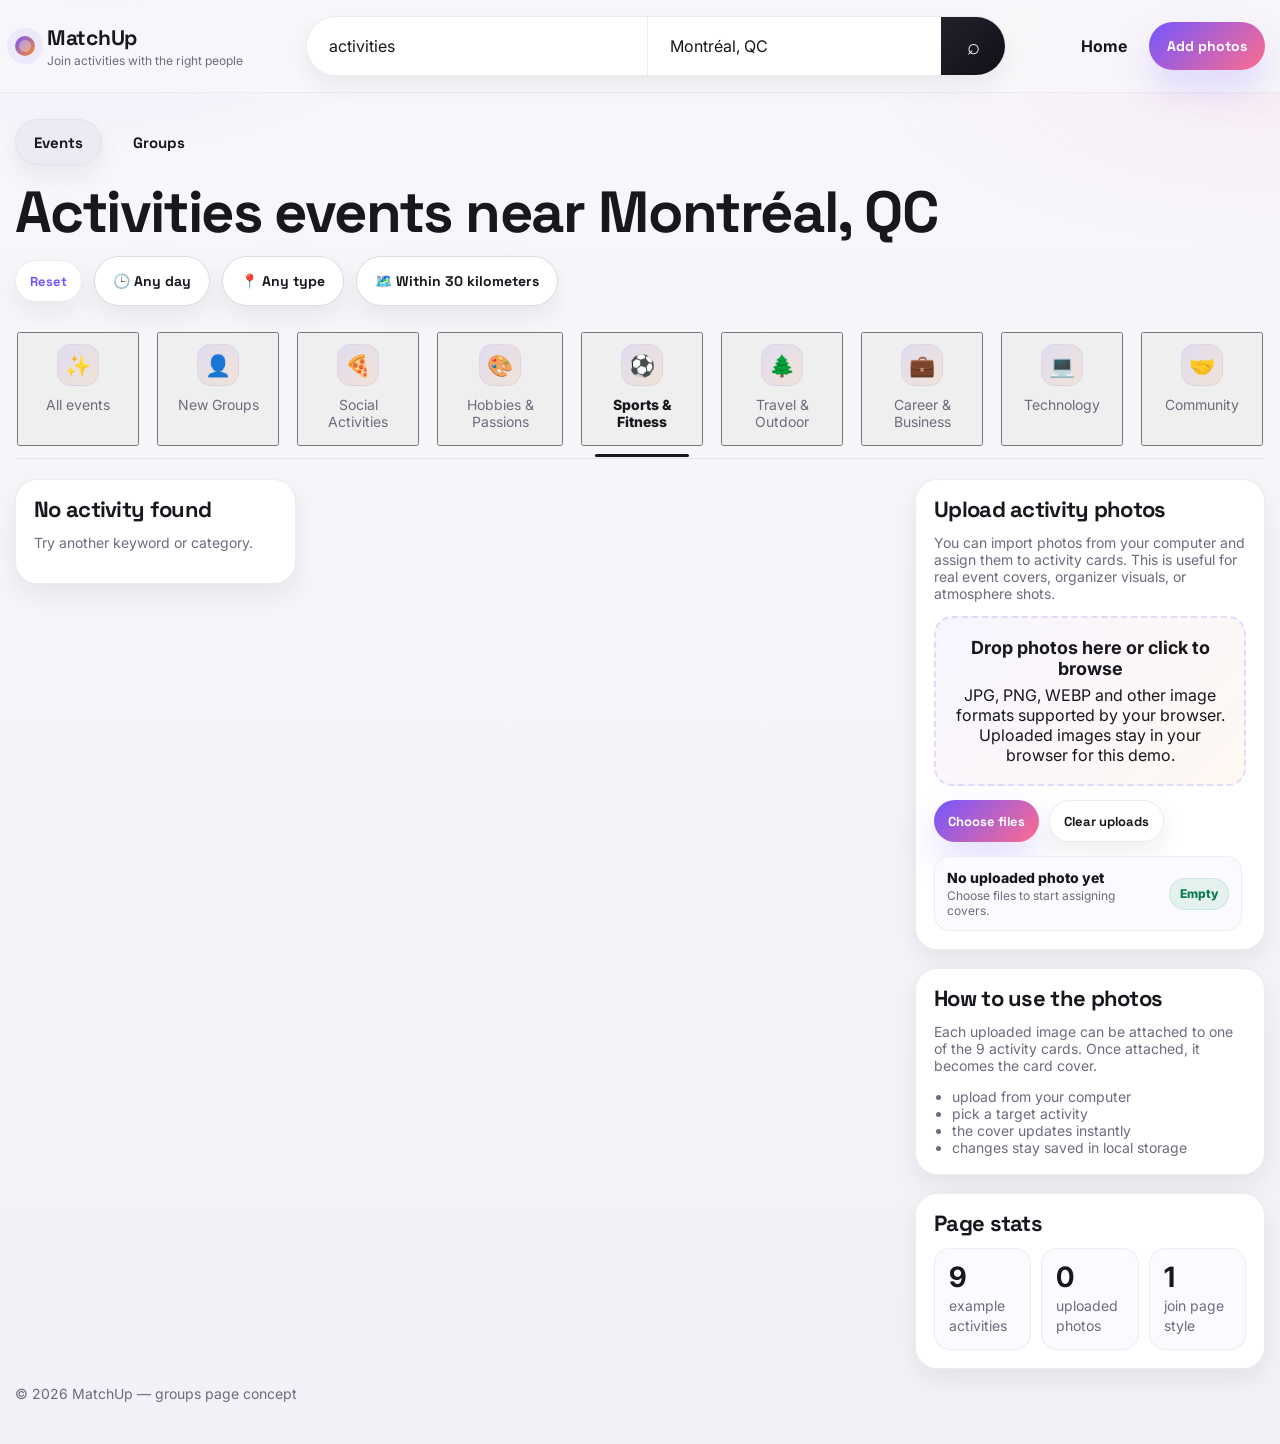
<file: groups.html>
<!doctype html>
<html lang="en-CA">
<head>
  <meta charset="utf-8" />
  <meta name="viewport" content="width=device-width, initial-scale=1" />
  <title>MatchUp — Join a group</title>
  <meta name="description" content="Discover activities, join groups, and upload your own activity photos on MatchUp." />

  <link rel="preconnect" href="https://fonts.googleapis.com">
  <link rel="preconnect" href="https://fonts.gstatic.com" crossorigin>
  <link href="https://fonts.googleapis.com/css2?family=Inter:wght@400;500;600;700;800&family=Space+Grotesk:wght@500;700;800&display=swap" rel="stylesheet">

  <script>
    document.documentElement.classList.add('js');
  </script>

  <style>
    :root{
      --bg:#f5f4f8;
      --panel:#ffffff;
      --panel-soft:#fbfafe;
      --text:#18171d;
      --muted:#6f6a7d;
      --line:rgba(24,23,29,.08);
      --line-strong:rgba(24,23,29,.14);
      --brand:#7356ff;
      --brand-2:#9b89ff;
      --brand-3:#ff6c8e;
      --warm:#ff8a2a;
      --ok:#1ea971;
      --warn:#ffb100;
      --shadow:0 22px 50px rgba(33,28,47,.10);
      --shadow-soft:0 10px 24px rgba(33,28,47,.07);
      --radius-xl:28px;
      --radius-lg:22px;
      --radius-md:18px;
      --radius-sm:14px;
      --max:1380px;
    }

    *{ box-sizing:border-box; }

    html{
      background:var(--bg);
      scroll-behavior:smooth;
    }

    body{
      margin:0;
      font-family:"Inter", system-ui, sans-serif;
      color:var(--text);
      background:
        radial-gradient(540px 260px at 8% 0%, rgba(115,86,255,.08), transparent 60%),
        radial-gradient(700px 320px at 100% 4%, rgba(255,108,142,.07), transparent 60%),
        linear-gradient(180deg, #f8f7fb 0%, #f2f1f7 100%);
      -webkit-font-smoothing:antialiased;
      text-rendering:optimizeLegibility;
      opacity:0;
      transition:opacity .24s ease;
    }

    body.loaded{ opacity:1; }
    body.leaving{ opacity:0; }

    a{ color:inherit; text-decoration:none; }
    button, input, select{ font:inherit; }
    img{ display:block; max-width:100%; }

    h1,h2,h3,
    .brand-name,
    .btn,
    .tab,
    .chip,
    .event-title,
    .price-badge,
    .status-badge,
    .filter-btn,
    .avatar,
    .upload-title{
      font-family:"Space Grotesk","Inter",system-ui,sans-serif;
    }

    .wrap{
      width:min(var(--max), calc(100% - 30px));
      margin:0 auto;
    }

    header{
      position:sticky;
      top:0;
      z-index:40;
      background:rgba(248,247,251,.86);
      backdrop-filter:blur(16px);
      border-bottom:1px solid rgba(24,23,29,.05);
    }

    .nav{
      min-height:92px;
      display:grid;
      grid-template-columns:auto 1fr auto;
      gap:18px;
      align-items:center;
    }

    .brand{
      display:flex;
      align-items:center;
      gap:12px;
    }

    .brand-mark{
      width:20px;
      height:20px;
      border-radius:999px;
      background:linear-gradient(135deg, var(--brand), var(--warm));
      box-shadow:0 0 0 8px rgba(115,86,255,.08);
      position:relative;
      flex:0 0 auto;
    }

    .brand-mark::after{
      content:"";
      position:absolute;
      inset:4px;
      border-radius:999px;
      background:rgba(255,255,255,.34);
    }

    .brand-copy{
      display:flex;
      flex-direction:column;
      gap:2px;
    }

    .brand-name{
      font-size:21px;
      font-weight:800;
      letter-spacing:-.3px;
    }

    .brand-sub{
      font-size:12px;
      color:var(--muted);
    }

    .search-shell{
      display:grid;
      grid-template-columns:1.1fr .95fr auto;
      gap:0;
      align-items:center;
      min-height:58px;
      background:var(--panel);
      border:1px solid var(--line);
      border-radius:999px;
      box-shadow:var(--shadow-soft);
      overflow:hidden;
      max-width:700px;
      justify-self:center;
      width:100%;
    }

    .top-input{
      width:100%;
      min-height:58px;
      border:none;
      background:transparent;
      padding:0 22px;
      outline:none;
      color:var(--text);
    }

    .top-input + .top-input{
      border-left:1px solid var(--line);
    }

    .search-btn{
      width:64px;
      height:58px;
      border:none;
      background:linear-gradient(135deg, #22202b, #111018);
      color:#fff;
      font-size:22px;
      cursor:pointer;
      transition:transform .2s ease, filter .2s ease;
    }

    .search-btn:hover{
      transform:translateY(-1px);
      filter:brightness(1.03);
    }

    .header-actions{
      display:flex;
      align-items:center;
      gap:10px;
    }

    .link-btn{
      color:var(--text);
      font-weight:700;
      padding:10px 12px;
      border-radius:999px;
      transition:background .18s ease;
    }

    .link-btn:hover{ background:rgba(115,86,255,.08); }

    .btn{
      display:inline-flex;
      align-items:center;
      justify-content:center;
      gap:10px;
      min-height:48px;
      padding:12px 18px;
      border-radius:999px;
      border:1px solid var(--line);
      background:#fff;
      color:var(--text);
      font-size:14px;
      font-weight:800;
      cursor:pointer;
      box-shadow:var(--shadow-soft);
      transition:transform .2s ease, box-shadow .2s ease, background .2s ease;
    }

    .btn:hover{
      transform:translateY(-2px);
      box-shadow:0 16px 34px rgba(33,28,47,.11);
    }

    .btn.primary{
      border:none;
      color:#fff;
      background:linear-gradient(135deg, var(--brand), var(--brand-3));
      box-shadow:0 18px 36px rgba(115,86,255,.20);
    }

    .btn.small{
      min-height:42px;
      padding:10px 14px;
      font-size:13px;
    }

    main{ padding:26px 0 42px; }

    .tabs{
      display:flex;
      gap:12px;
      margin-bottom:20px;
      flex-wrap:wrap;
    }

    .tab{
      min-height:46px;
      padding:10px 18px;
      border-radius:999px;
      border:1px solid transparent;
      background:transparent;
      color:var(--text);
      font-size:15px;
      font-weight:800;
      cursor:pointer;
    }

    .tab.active{
      background:#eceaf2;
      border-color:rgba(24,23,29,.04);
      box-shadow:var(--shadow-soft);
    }

    .heading-row{
      display:flex;
      justify-content:space-between;
      align-items:center;
      gap:16px;
      flex-wrap:wrap;
      margin-bottom:22px;
    }

    h1{
      margin:0;
      font-size:clamp(34px, 4.8vw, 58px);
      line-height:.95;
      letter-spacing:-1.6px;
    }

    .filter-row{
      display:flex;
      align-items:center;
      gap:12px;
      flex-wrap:wrap;
      margin-bottom:18px;
    }

    .reset-btn{
      color:var(--brand);
      font-weight:800;
      padding:10px 8px;
    }

    .filter-btn{
      display:inline-flex;
      align-items:center;
      gap:10px;
      min-height:50px;
      padding:12px 18px;
      border-radius:999px;
      background:var(--panel);
      border:1px solid var(--line-strong);
      color:var(--text);
      font-size:14px;
      font-weight:800;
      box-shadow:var(--shadow-soft);
      cursor:pointer;
    }

    .category-strip{
      display:flex;
      gap:18px;
      overflow:auto;
      padding:4px 2px 12px;
      margin-bottom:20px;
      border-bottom:1px solid rgba(24,23,29,.08);
      scrollbar-width:none;
    }

    .category-strip::-webkit-scrollbar{ display:none; }

    .category{
      min-width:122px;
      display:flex;
      flex-direction:column;
      align-items:center;
      gap:10px;
      padding:10px 8px 14px;
      color:var(--muted);
      font-size:14px;
      text-align:center;
      position:relative;
      cursor:pointer;
    }

    .category-icon{
      width:42px;
      height:42px;
      display:grid;
      place-items:center;
      border-radius:14px;
      background:linear-gradient(135deg, rgba(115,86,255,.12), rgba(255,138,42,.12));
      border:1px solid rgba(115,86,255,.08);
      font-size:21px;
    }

    .category.active{
      color:var(--text);
      font-weight:800;
    }

    .category.active::after{
      content:"";
      position:absolute;
      left:12px;
      right:12px;
      bottom:-13px;
      height:3px;
      border-radius:999px;
      background:var(--text);
    }

    .content-grid{
      display:grid;
      grid-template-columns:minmax(0, 1fr) 350px;
      gap:20px;
      align-items:start;
    }

    .cards-grid{
      display:grid;
      grid-template-columns:repeat(3, minmax(0, 1fr));
      gap:18px;
    }

    .event-card{
      overflow:hidden;
      transition:transform .22s ease, box-shadow .22s ease;
    }

    .event-card:hover{
      transform:translateY(-4px);
      box-shadow:0 22px 42px rgba(33,28,47,.11);
    }

    .event-image-wrap{
      position:relative;
      background:linear-gradient(135deg, #ece9f6, #f6f2ec);
      aspect-ratio:1 / .60;
      overflow:hidden;
    }

    .event-image{
      width:100%;
      height:100%;
      object-fit:cover;
      display:block;
    }

    .cover-placeholder{
      width:100%;
      height:100%;
      display:grid;
      place-items:center;
      color:var(--muted);
      font-size:14px;
      padding:18px;
      text-align:center;
      background:linear-gradient(135deg, rgba(115,86,255,.10), rgba(255,138,42,.10));
    }

    .cover-overlay{
      position:absolute;
      inset:0;
      background:linear-gradient(180deg, rgba(0,0,0,.04), rgba(0,0,0,.24));
      pointer-events:none;
    }

    .cover-badges{
      position:absolute;
      left:14px;
      top:14px;
      display:flex;
      flex-direction:column;
      gap:8px;
      z-index:2;
    }

    .price-badge,
    .status-badge{
      width:fit-content;
      min-height:36px;
      padding:8px 12px;
      border-radius:999px;
      background:rgba(255,255,255,.96);
      border:1px solid rgba(24,23,29,.08);
      font-size:13px;
      font-weight:800;
      box-shadow:0 10px 20px rgba(33,28,47,.08);
    }

    .status-badge.waitlist{ color:#825300; }
    .status-badge.open{ color:#0d7b50; }

    .card-body{ padding:16px 16px 18px; }

    .event-title{
      margin:0 0 10px;
      font-size:20px;
      line-height:1.15;
      letter-spacing:-.5px;
    }

    .event-meta,
    .event-host,
    .attendees-row{
      color:var(--muted);
      font-size:14px;
    }

    .event-meta{ margin-bottom:6px; }
    .event-host{ margin-bottom:12px; }

    .attendees-row{
      display:flex;
      align-items:center;
      justify-content:space-between;
      gap:10px;
      margin-bottom:14px;
      flex-wrap:wrap;
    }

    .avatars{
      display:flex;
      align-items:center;
    }

    .avatar{
      width:30px;
      height:30px;
      margin-right:-8px;
      border-radius:999px;
      display:grid;
      place-items:center;
      border:2px solid #fff;
      background:linear-gradient(135deg, var(--brand), var(--warm));
      color:#fff;
      font-size:11px;
      font-weight:800;
      box-shadow:var(--shadow-soft);
    }

    .card-actions{
      display:flex;
      gap:10px;
      flex-wrap:wrap;
    }

    .join-btn{
      flex:1 1 130px;
    }

    .upload-trigger{
      flex:1 1 130px;
    }

    .sidebar{
      position:sticky;
      top:112px;
      display:grid;
      gap:18px;
    }

    .panel{
      background:var(--panel);
      border:1px solid var(--line);
      border-radius:var(--radius-lg);
      box-shadow:var(--shadow-soft);
      padding:18px;
    }

    .panel h2,
    .panel h3{
      margin:0 0 10px;
      font-size:22px;
      line-height:1;
      letter-spacing:-.7px;
    }

    .panel p,
    .panel li,
    .panel small{
      color:var(--muted);
      font-size:14px;
    }

    .upload-title{
      margin:0 0 8px;
      font-size:22px;
      line-height:1;
      letter-spacing:-.7px;
    }

    .dropzone{
      margin-top:14px;
      min-height:170px;
      display:grid;
      place-items:center;
      text-align:center;
      padding:18px;
      border-radius:18px;
      border:2px dashed rgba(115,86,255,.18);
      background:linear-gradient(135deg, rgba(115,86,255,.06), rgba(255,138,42,.06));
      transition:transform .18s ease, border-color .18s ease, background .18s ease;
      cursor:pointer;
    }

    .dropzone.dragover{
      transform:translateY(-1px);
      border-color:rgba(115,86,255,.34);
      background:linear-gradient(135deg, rgba(115,86,255,.10), rgba(255,138,42,.10));
    }

    .dropzone strong{
      display:block;
      font-size:18px;
      margin-bottom:6px;
      color:var(--text);
    }

    .hidden-input{ display:none; }

    .mini-actions{
      display:flex;
      gap:10px;
      flex-wrap:wrap;
      margin-top:14px;
    }

    .upload-list{
      display:grid;
      gap:10px;
      margin-top:14px;
      max-height:280px;
      overflow:auto;
      padding-right:4px;
    }

    .upload-item{
      display:flex;
      justify-content:space-between;
      gap:10px;
      align-items:center;
      padding:12px 12px;
      border-radius:16px;
      background:var(--panel-soft);
      border:1px solid rgba(24,23,29,.06);
    }

    .upload-item-main{
      min-width:0;
    }

    .upload-item-name{
      font-size:14px;
      font-weight:800;
      color:var(--text);
      overflow:hidden;
      text-overflow:ellipsis;
      white-space:nowrap;
    }

    .upload-item-meta{
      font-size:12px;
      color:var(--muted);
      margin-top:2px;
    }

    .upload-tag{
      display:inline-flex;
      align-items:center;
      justify-content:center;
      min-height:32px;
      padding:7px 10px;
      border-radius:999px;
      background:rgba(30,169,113,.10);
      border:1px solid rgba(30,169,113,.14);
      color:#0d7b50;
      font-size:12px;
      font-weight:800;
      white-space:nowrap;
    }

    .stats{
      display:grid;
      grid-template-columns:repeat(3, 1fr);
      gap:10px;
      margin-top:14px;
    }

    .stats .box{
      padding:14px;
      border-radius:16px;
      background:var(--panel-soft);
      border:1px solid rgba(24,23,29,.06);
    }

    .stats strong{
      display:block;
      font-size:28px;
      line-height:1;
      margin-bottom:4px;
    }

    .checklist{
      margin:12px 0 0;
      padding-left:18px;
    }

    footer{
      padding-top:16px;
      color:var(--muted);
      font-size:14px;
    }

    @media (max-width: 1240px){
      .content-grid{
        grid-template-columns:1fr;
      }

      .sidebar{
        position:static;
      }
    }

    @media (max-width: 1080px){
      .cards-grid{
        grid-template-columns:repeat(2, minmax(0, 1fr));
      }

      .nav{
        grid-template-columns:1fr;
        justify-items:stretch;
        padding:14px 0;
      }

      .search-shell{
        max-width:none;
        justify-self:stretch;
      }

      .header-actions{
        justify-content:flex-end;
      }
    }

    @media (max-width: 760px){
      .wrap{ width:min(var(--max), calc(100% - 20px)); }

      .cards-grid,
      .stats{
        grid-template-columns:1fr;
      }

      .search-shell{
        grid-template-columns:1fr;
        border-radius:24px;
      }

      .top-input + .top-input{
        border-left:none;
        border-top:1px solid var(--line);
      }

      .search-btn{
        width:100%;
        height:54px;
      }

      .heading-row,
      .filter-row,
      .card-actions,
      .header-actions{
        align-items:stretch;
      }

      .btn,
      .filter-btn,
      .tab,
      .link-btn{
        justify-content:center;
      }
    }

    @media (prefers-reduced-motion: reduce){
      *,*::before,*::after{
        transition:none !important;
        animation:none !important;
      }
      html{ scroll-behavior:auto; }
    }
  </style>
  <link rel="stylesheet" href="css/mobile.css" />
</head>
<body>
  <header>
    <div class="wrap nav">
      <a class="brand" href="index.html" aria-label="Go to MatchUp home page">
        <div class="brand-mark"></div>
        <div class="brand-copy">
          <span class="brand-name">MatchUp</span>
          <span class="brand-sub">Join activities with the right people</span>
        </div>
      </a>

      <div class="search-shell">
        <input class="top-input" id="searchInput" type="text" placeholder="activities" value="activities" />
        <input class="top-input" id="locationInput" type="text" value="Montréal, QC" />
        <button class="search-btn" id="searchBtn" aria-label="Search">⌕</button>
      </div>

      <div class="header-actions">
        <a class="link-btn" href="index.html">Home</a>
        <a class="btn primary" href="#uploadPanel">Add photos</a>
      </div>
    </div>
  </header>

  <main class="wrap">
    <div class="tabs">
      <button class="tab active" type="button">Events</button>
      <button class="tab" type="button">Groups</button>
    </div>

    <div class="heading-row">
      <h1>Activities events near Montréal, QC</h1>
      <div class="filter-row" style="margin-bottom:0;">
        <button class="reset-btn btn small" id="resetFilters" type="button">Reset</button>
        <button class="filter-btn" type="button">🕒 Any day</button>
        <button class="filter-btn" type="button">📍 Any type</button>
        <button class="filter-btn" type="button">🗺️ Within 30 kilometers</button>
      </div>
    </div>

    <div class="category-strip">
      <button class="category" type="button" data-cat="all">
        <span class="category-icon">✨</span>
        <span>All events</span>
      </button>
      <button class="category" type="button" data-cat="new groups">
        <span class="category-icon">👤</span>
        <span>New Groups</span>
      </button>
      <button class="category" type="button" data-cat="social">
        <span class="category-icon">🍕</span>
        <span>Social Activities</span>
      </button>
      <button class="category" type="button" data-cat="hobbies">
        <span class="category-icon">🎨</span>
        <span>Hobbies &amp; Passions</span>
      </button>
      <button class="category active" type="button" data-cat="sports">
        <span class="category-icon">⚽</span>
        <span>Sports &amp; Fitness</span>
      </button>
      <button class="category" type="button" data-cat="outdoor">
        <span class="category-icon">🌲</span>
        <span>Travel &amp; Outdoor</span>
      </button>
      <button class="category" type="button" data-cat="career">
        <span class="category-icon">💼</span>
        <span>Career &amp; Business</span>
      </button>
      <button class="category" type="button" data-cat="technology">
        <span class="category-icon">💻</span>
        <span>Technology</span>
      </button>
      <button class="category" type="button" data-cat="community">
        <span class="category-icon">🤝</span>
        <span>Community</span>
      </button>
    </div>

    <div class="content-grid">
      <section>
        <div class="cards-grid" id="cardsGrid"></div>
      </section>

      <aside class="sidebar">
        <section class="panel" id="uploadPanel">
          <h2 class="upload-title">Upload activity photos</h2>
          <p>
            You can import photos from your computer and assign them to activity cards. This is useful for real event covers, organizer visuals, or atmosphere shots.
          </p>

          <div class="dropzone" id="dropzone" tabindex="0" role="button" aria-label="Drop photos here or click to browse">
            <div>
              <strong>Drop photos here or click to browse</strong>
              <span>JPG, PNG, WEBP and other image formats supported by your browser. Uploaded images stay in your browser for this demo.</span>
            </div>
          </div>

          <div class="mini-actions">
            <button class="btn primary small" id="browseBtn" type="button">Choose files</button>
            <button class="btn small" id="clearUploadsBtn" type="button">Clear uploads</button>
            <input class="hidden-input" id="fileInput" type="file" accept="image/*" multiple>
          </div>

          <div class="upload-list" id="uploadList"></div>
        </section>

        <section class="panel">
          <h3>How to use the photos</h3>
          <p>Each uploaded image can be attached to one of the 9 activity cards. Once attached, it becomes the card cover.</p>
          <ul class="checklist">
            <li>upload from your computer</li>
            <li>pick a target activity</li>
            <li>the cover updates instantly</li>
            <li>changes stay saved in local storage</li>
          </ul>
        </section>

        <section class="panel">
          <h3>Page stats</h3>
          <div class="stats">
            <div class="box">
              <strong>9</strong>
              <small>example activities</small>
            </div>
            <div class="box">
              <strong id="photoCount">0</strong>
              <small>uploaded photos</small>
            </div>
            <div class="box">
              <strong>1</strong>
              <small>join page style</small>
            </div>
          </div>
        </section>
      </aside>
    </div>

    <footer>
      © <span id="year"></span> MatchUp — groups page concept
    </footer>
  </main>

  <script>
    const EVENTS_KEY = 'matchup_groups_page_events_v1';
    const PHOTOS_KEY = 'matchup_groups_uploaded_photos_v1';
    const MAX_UPLOADS = 18;

    const defaultEvents = [
      {
        id:'pickleball-st-henri',
        price:'CA$12.00',
        status:'Waitlist',
        statusClass:'waitlist',
        title:'ST HENRI PICKLEBALL (racquet included) Sunday 4–6 PM',
        date:'Every Sun · Apr 19 · 4:00 PM GMT-4',
        host:'by MatchUp Sports Montreal · 4.7 ★',
        attendees:18,
        avatars:['AL','JM','KC'],
        category:'sports',
        emoji:'🏓'
      },
      {
        id:'badminton-sunday-2',
        price:'CA$10.00',
        status:'Open',
        statusClass:'open',
        title:'6 courts — BADMINTON — Sunday 2–4 PM',
        date:'Every Sun · Apr 19 · 2:00 PM GMT-4',
        host:'by MatchUp Sports Montreal · 4.7 ★',
        attendees:25,
        avatars:['RS','PL','VD'],
        category:'sports',
        emoji:'🏸'
      },
      {
        id:'volleyball-all-levels',
        price:'CA$10.00',
        status:'Waitlist',
        statusClass:'waitlist',
        title:'VOLLEYBALL All Levels — Sunday 4–6 PM',
        date:'Every Sun · Apr 19 · 4:00 PM GMT-4',
        host:'by MatchUp Volleyball Circle · 4.8 ★',
        attendees:22,
        avatars:['YT','MN','SA'],
        category:'sports',
        emoji:'🏐'
      },
      {
        id:'walk-talk-french',
        price:'Free',
        status:'Open',
        statusClass:'open',
        title:'Walk & Talk French — Downtown to Mount Royal',
        date:'Sat · Apr 18 · 2:30 PM GMT-4',
        host:'by MatchUp Language Walks · 4.8 ★',
        attendees:31,
        avatars:['SC','IR','AM'],
        category:'social',
        emoji:'🗣️'
      },
      {
        id:'sunset-hike-dinner',
        price:'Free',
        status:'Open',
        statusClass:'open',
        title:'Sunset Hike + Dinner Social',
        date:'Sat · Apr 18 · 4:00 PM GMT-4',
        host:'by MatchUp Social · 4.9 ★',
        attendees:16,
        avatars:['NX','EA','TH'],
        category:'outdoor',
        emoji:'🥾'
      },
      {
        id:'board-games-velora',
        price:'CA$8.00',
        status:'Open',
        statusClass:'open',
        title:'Board Games & Chill at Velora Café',
        date:'Fri · Apr 24 · 7:00 PM GMT-4',
        host:'by MatchUp Café Circle · 4.6 ★',
        attendees:14,
        avatars:['VC','ML','JO'],
        category:'hobbies',
        emoji:'🎲'
      },
      {
        id:'coding-agents',
        price:'Free',
        status:'Open',
        statusClass:'open',
        title:'Coding Agents Superpowers',
        date:'Thu · Apr 30 · 6:00 PM GMT-4',
        host:'by GenAI Montreal · 4.8 ★',
        attendees:28,
        avatars:['AI','GP','LV'],
        category:'technology',
        emoji:'💻'
      },
      {
        id:'beginner-basketball',
        price:'CA$9.00',
        status:'Open',
        statusClass:'open',
        title:'Beginner Basketball — Friendly Run',
        date:'Tue · Apr 21 · 7:30 PM GMT-4',
        host:'by MatchUp Hoops · 4.5 ★',
        attendees:20,
        avatars:['BK','DL','OU'],
        category:'sports',
        emoji:'🏀'
      },
      {
        id:'photo-walk-old-port',
        price:'Free',
        status:'Open',
        statusClass:'open',
        title:'Old Port Photo Walk for Creatives',
        date:'Sun · Apr 26 · 1:00 PM GMT-4',
        host:'by MatchUp Creators · 4.7 ★',
        attendees:12,
        avatars:['PH','LE','AN'],
        category:'community',
        emoji:'📷'
      }
    ];

    const cardsGrid = document.getElementById('cardsGrid');
    const uploadList = document.getElementById('uploadList');
    const photoCount = document.getElementById('photoCount');
    const fileInput = document.getElementById('fileInput');
    const browseBtn = document.getElementById('browseBtn');
    const clearUploadsBtn = document.getElementById('clearUploadsBtn');
    const dropzone = document.getElementById('dropzone');
    const searchInput = document.getElementById('searchInput');
    const locationInput = document.getElementById('locationInput');
    const searchBtn = document.getElementById('searchBtn');
    const resetFilters = document.getElementById('resetFilters');
    const categories = Array.from(document.querySelectorAll('.category'));

    let activeCategory = 'sports';

    function cloneDefaults(){
      return defaultEvents.map(event => ({ ...event, cover: '' }));
    }

    function loadEvents(){
      try{
        const parsed = JSON.parse(localStorage.getItem(EVENTS_KEY) || 'null');
        return Array.isArray(parsed) && parsed.length ? parsed : cloneDefaults();
      } catch {
        return cloneDefaults();
      }
    }

    function saveEvents(events){
      localStorage.setItem(EVENTS_KEY, JSON.stringify(events));
    }

    function loadPhotos(){
      try{
        const parsed = JSON.parse(localStorage.getItem(PHOTOS_KEY) || '[]');
        return Array.isArray(parsed) ? parsed : [];
      } catch {
        return [];
      }
    }

    function savePhotos(photos){
      localStorage.setItem(PHOTOS_KEY, JSON.stringify(photos));
    }

    function formatSize(bytes){
      if(bytes < 1024) return bytes + ' B';
      if(bytes < 1024 * 1024) return (bytes / 1024).toFixed(1) + ' KB';
      return (bytes / (1024 * 1024)).toFixed(2) + ' MB';
    }

    function readFileAsDataURL(file){
      return new Promise((resolve, reject) => {
        const reader = new FileReader();
        reader.onload = () => resolve(reader.result);
        reader.onerror = reject;
        reader.readAsDataURL(file);
      });
    }

    function getFilteredEvents(){
      const allEvents = loadEvents();
      const q = searchInput.value.trim().toLowerCase();
      const loc = locationInput.value.trim().toLowerCase();

      return allEvents.filter(event => {
        const matchesCategory = activeCategory === 'all' || event.category === activeCategory || (activeCategory === 'new groups' && event.attendees <= 20);
        const blob = `${event.title} ${event.host} ${event.category} montreal montréal qc`.toLowerCase();
        const matchesQuery = !q || blob.includes(q);
        const matchesLocation = !loc || 'montréal qc montreal quebec'.includes(loc) || blob.includes(loc);
        return matchesCategory && matchesQuery && matchesLocation;
      });
    }

    function renderCards(){
      const events = getFilteredEvents();
      cardsGrid.innerHTML = '';

      events.forEach(event => {
        const cover = event.cover
          ? `<img class="event-image" src="${event.cover}" alt="${escapeHtml(event.title)}">`
          : `<div class="cover-placeholder">No photo attached yet.<br>Upload one from the panel to the right.</div>`;

        const card = document.createElement('article');
        card.className = 'event-card';
        card.innerHTML = `
          <div class="event-image-wrap">
            ${cover}
            <div class="cover-overlay"></div>
            <div class="cover-badges">
              <span class="price-badge">${escapeHtml(event.price)}</span>
              <span class="status-badge ${escapeHtml(event.statusClass)}">${escapeHtml(event.status)}</span>
            </div>
          </div>
          <div class="card-body">
            <h3 class="event-title">${escapeHtml(event.title)}</h3>
            <div class="event-meta">${escapeHtml(event.date)}</div>
            <div class="event-host">${escapeHtml(event.host)}</div>
            <div class="attendees-row">
              <div class="avatars">${event.avatars.map(a => `<span class="avatar">${escapeHtml(a)}</span>`).join('')}</div>
              <strong>${event.attendees} attendees</strong>
            </div>
            <div class="card-actions">
              <button class="btn primary small join-btn" type="button">Join group</button>
              <button class="btn small upload-trigger" type="button" data-upload-target="${event.id}">Attach photo</button>
            </div>
          </div>
        `;
        cardsGrid.appendChild(card);
      });

      if(!events.length){
        const empty = document.createElement('div');
        empty.className = 'panel';
        empty.innerHTML = `<h3>No activity found</h3><p>Try another keyword or category.</p>`;
        cardsGrid.appendChild(empty);
      }
    }

    function renderUploads(){
      const photos = loadPhotos();
      const events = loadEvents();
      uploadList.innerHTML = '';
      photoCount.textContent = String(photos.length);

      if(!photos.length){
        uploadList.innerHTML = `<div class="upload-item"><div class="upload-item-main"><div class="upload-item-name">No uploaded photo yet</div><div class="upload-item-meta">Choose files to start assigning covers.</div></div><span class="upload-tag">Empty</span></div>`;
        return;
      }

      photos.forEach(photo => {
        const assignedEvent = events.find(event => event.id === photo.assignedTo);
        const wrap = document.createElement('div');
        wrap.className = 'upload-item';
        wrap.innerHTML = `
          <div class="upload-item-main">
            <div class="upload-item-name">${escapeHtml(photo.name)}</div>
            <div class="upload-item-meta">${formatSize(photo.size || 0)} · ${assignedEvent ? `Attached to ${assignedEvent.title}` : 'Not attached yet'}</div>
          </div>
          <span class="upload-tag">Ready</span>
        `;
        uploadList.appendChild(wrap);
      });
    }

    function escapeHtml(value){
      return String(value ?? '')
        .replaceAll('&', '&amp;')
        .replaceAll('<', '&lt;')
        .replaceAll('>', '&gt;')
        .replaceAll('"', '&quot;')
        .replaceAll("'", '&#039;');
    }

    async function handleFiles(fileList){
      const currentPhotos = loadPhotos();
      const imageFiles = Array.from(fileList).filter(file => file.type.startsWith('image/'));
      const remainingSlots = Math.max(0, MAX_UPLOADS - currentPhotos.length);
      const selectedFiles = imageFiles.slice(0, remainingSlots);
      if(!selectedFiles.length) return;

      const newPhotos = [];
      for(const file of selectedFiles){
        const data = await readFileAsDataURL(file);
        newPhotos.push({
          id: crypto.randomUUID ? crypto.randomUUID() : `${Date.now()}-${Math.random().toString(16).slice(2)}`,
          name: file.name,
          size: file.size,
          type: file.type,
          data,
          assignedTo: ''
        });
      }

      savePhotos([...currentPhotos, ...newPhotos]);
      renderUploads();
    }

    function attachPhotoToEvent(eventId){
      const photos = loadPhotos();
      if(!photos.length){
        alert('Upload at least one photo first.');
        return;
      }

      const options = photos.map((photo, index) => `${index + 1}. ${photo.name}`).join('\n');
      const choice = prompt(`Choose a photo number to attach to this activity:\n\n${options}`);
      if(choice === null) return;

      const index = Number(choice) - 1;
      if(!Number.isInteger(index) || index < 0 || index >= photos.length){
        alert('Invalid selection.');
        return;
      }

      const selectedPhoto = photos[index];
      const events = loadEvents();
      const updatedEvents = events.map(event => event.id === eventId ? { ...event, cover: selectedPhoto.data } : event);
      const updatedPhotos = photos.map((photo, photoIndex) => photoIndex === index ? { ...photo, assignedTo: eventId } : photo);

      saveEvents(updatedEvents);
      savePhotos(updatedPhotos);
      renderCards();
      renderUploads();
    }

    function clearAllUploads(){
      localStorage.removeItem(PHOTOS_KEY);
      const resetEvents = loadEvents().map(event => ({ ...event, cover: '' }));
      saveEvents(resetEvents);
      renderCards();
      renderUploads();
    }

    function resetPageFilters(){
      searchInput.value = 'activities';
      locationInput.value = 'Montréal, QC';
      activeCategory = 'sports';
      categories.forEach(category => {
        category.classList.toggle('active', category.dataset.cat === activeCategory);
      });
      renderCards();
    }

    browseBtn.addEventListener('click', () => fileInput.click());
    dropzone.addEventListener('click', () => fileInput.click());
    dropzone.addEventListener('keydown', (e) => {
      if(e.key === 'Enter' || e.key === ' '){
        e.preventDefault();
        fileInput.click();
      }
    });

    fileInput.addEventListener('change', async (e) => {
      await handleFiles(e.target.files);
      e.target.value = '';
    });

    ['dragenter','dragover'].forEach(evt => {
      dropzone.addEventListener(evt, (e) => {
        e.preventDefault();
        dropzone.classList.add('dragover');
      });
    });

    ['dragleave','dragend','drop'].forEach(evt => {
      dropzone.addEventListener(evt, (e) => {
        e.preventDefault();
        dropzone.classList.remove('dragover');
      });
    });

    dropzone.addEventListener('drop', async (e) => {
      await handleFiles(e.dataTransfer.files);
    });

    clearUploadsBtn.addEventListener('click', clearAllUploads);
    resetFilters.addEventListener('click', resetPageFilters);
    searchBtn.addEventListener('click', renderCards);
    searchInput.addEventListener('input', renderCards);
    locationInput.addEventListener('input', renderCards);

    categories.forEach(category => {
      category.addEventListener('click', () => {
        activeCategory = category.dataset.cat;
        categories.forEach(item => item.classList.toggle('active', item === category));
        renderCards();
      });
    });

    document.addEventListener('click', (e) => {
      const uploadBtn = e.target.closest('[data-upload-target]');
      if(uploadBtn){
        attachPhotoToEvent(uploadBtn.dataset.uploadTarget);
      }
    });

    window.addEventListener('DOMContentLoaded', () => {
      document.getElementById('year').textContent = new Date().getFullYear();
      document.body.classList.add('loaded');

      if(!localStorage.getItem(EVENTS_KEY)){
        saveEvents(cloneDefaults());
      }

      renderCards();
      renderUploads();
    });

    document.addEventListener('click', (e) => {
      const a = e.target.closest('a');
      if(!a) return;
      const href = a.getAttribute('href') || '';
      if(href.startsWith('#')) return;
      if(a.target === '_blank') return;
      if(href.startsWith('http')) return;
      if(href.startsWith('mailto:') || href.startsWith('tel:')) return;

      e.preventDefault();
      document.body.classList.add('leaving');
      setTimeout(() => { window.location.href = href; }, 220);
    });
  </script>
</body>
</html>
</file>
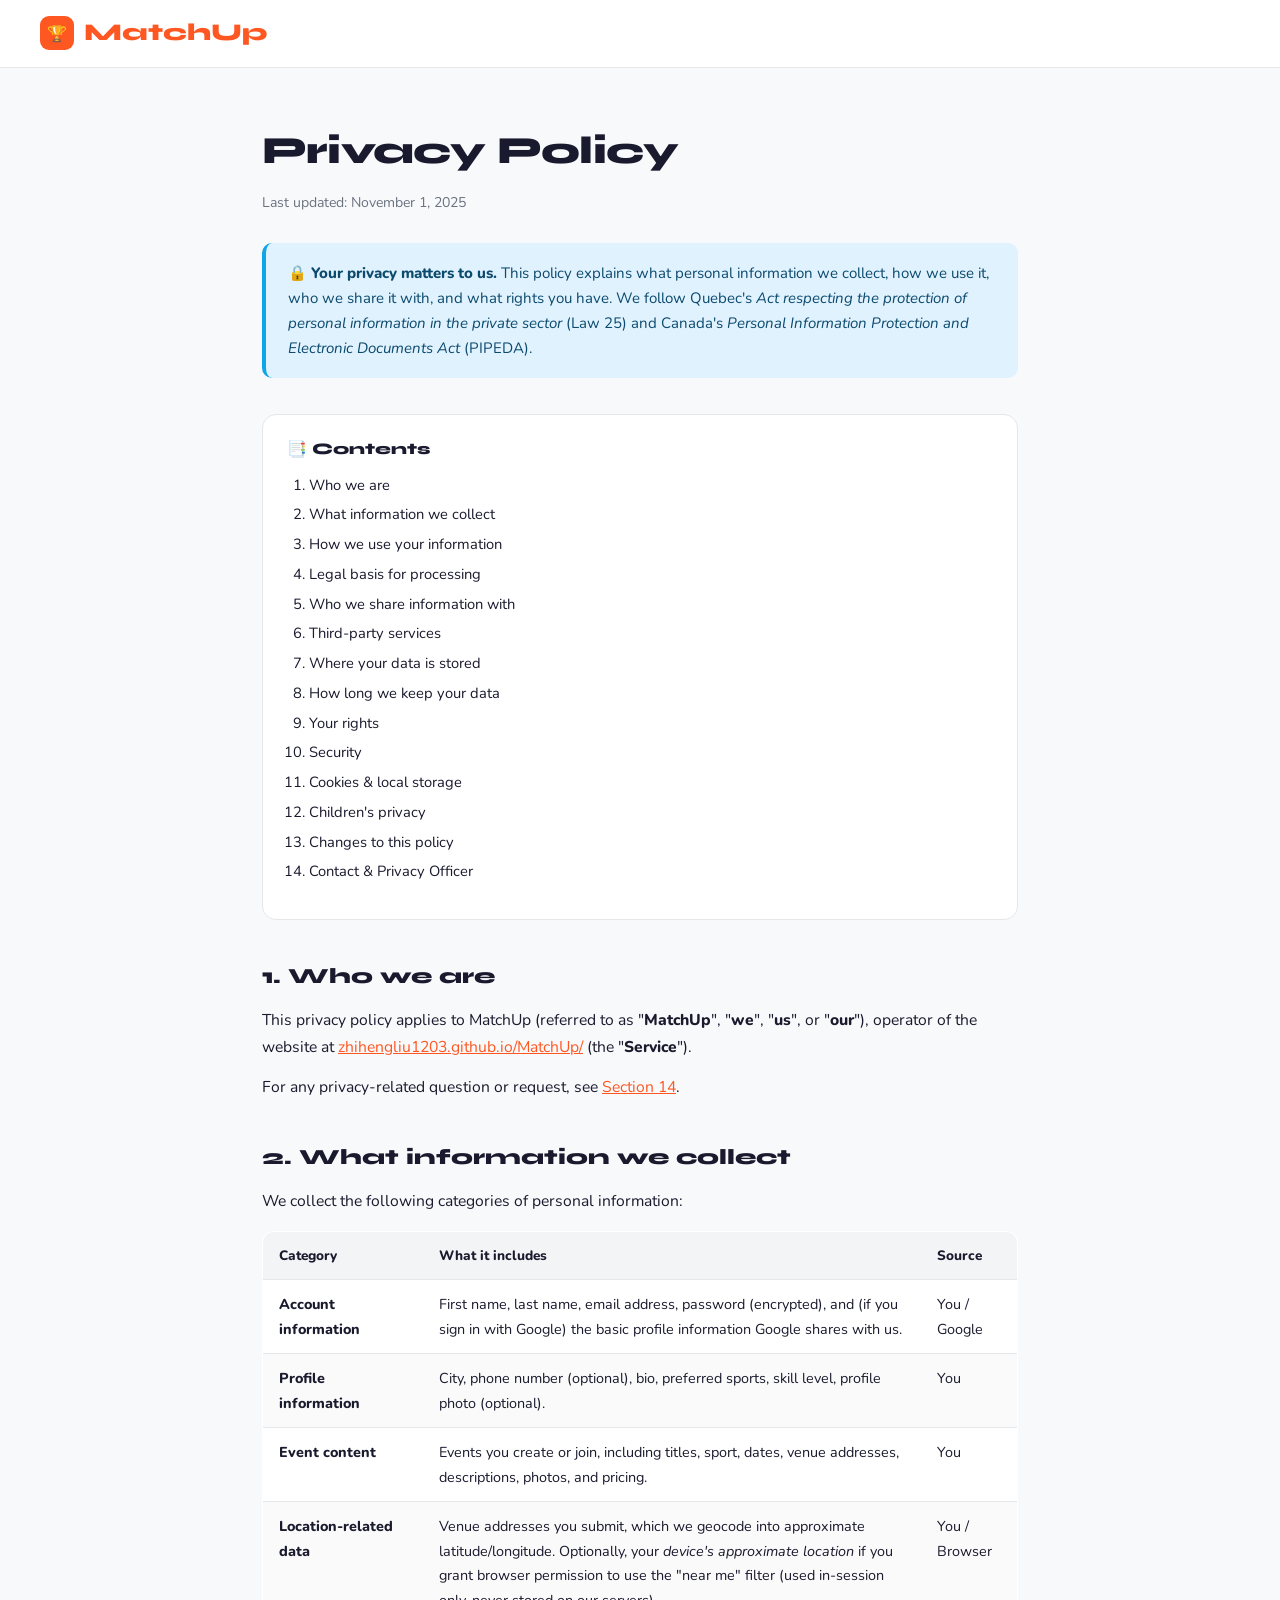
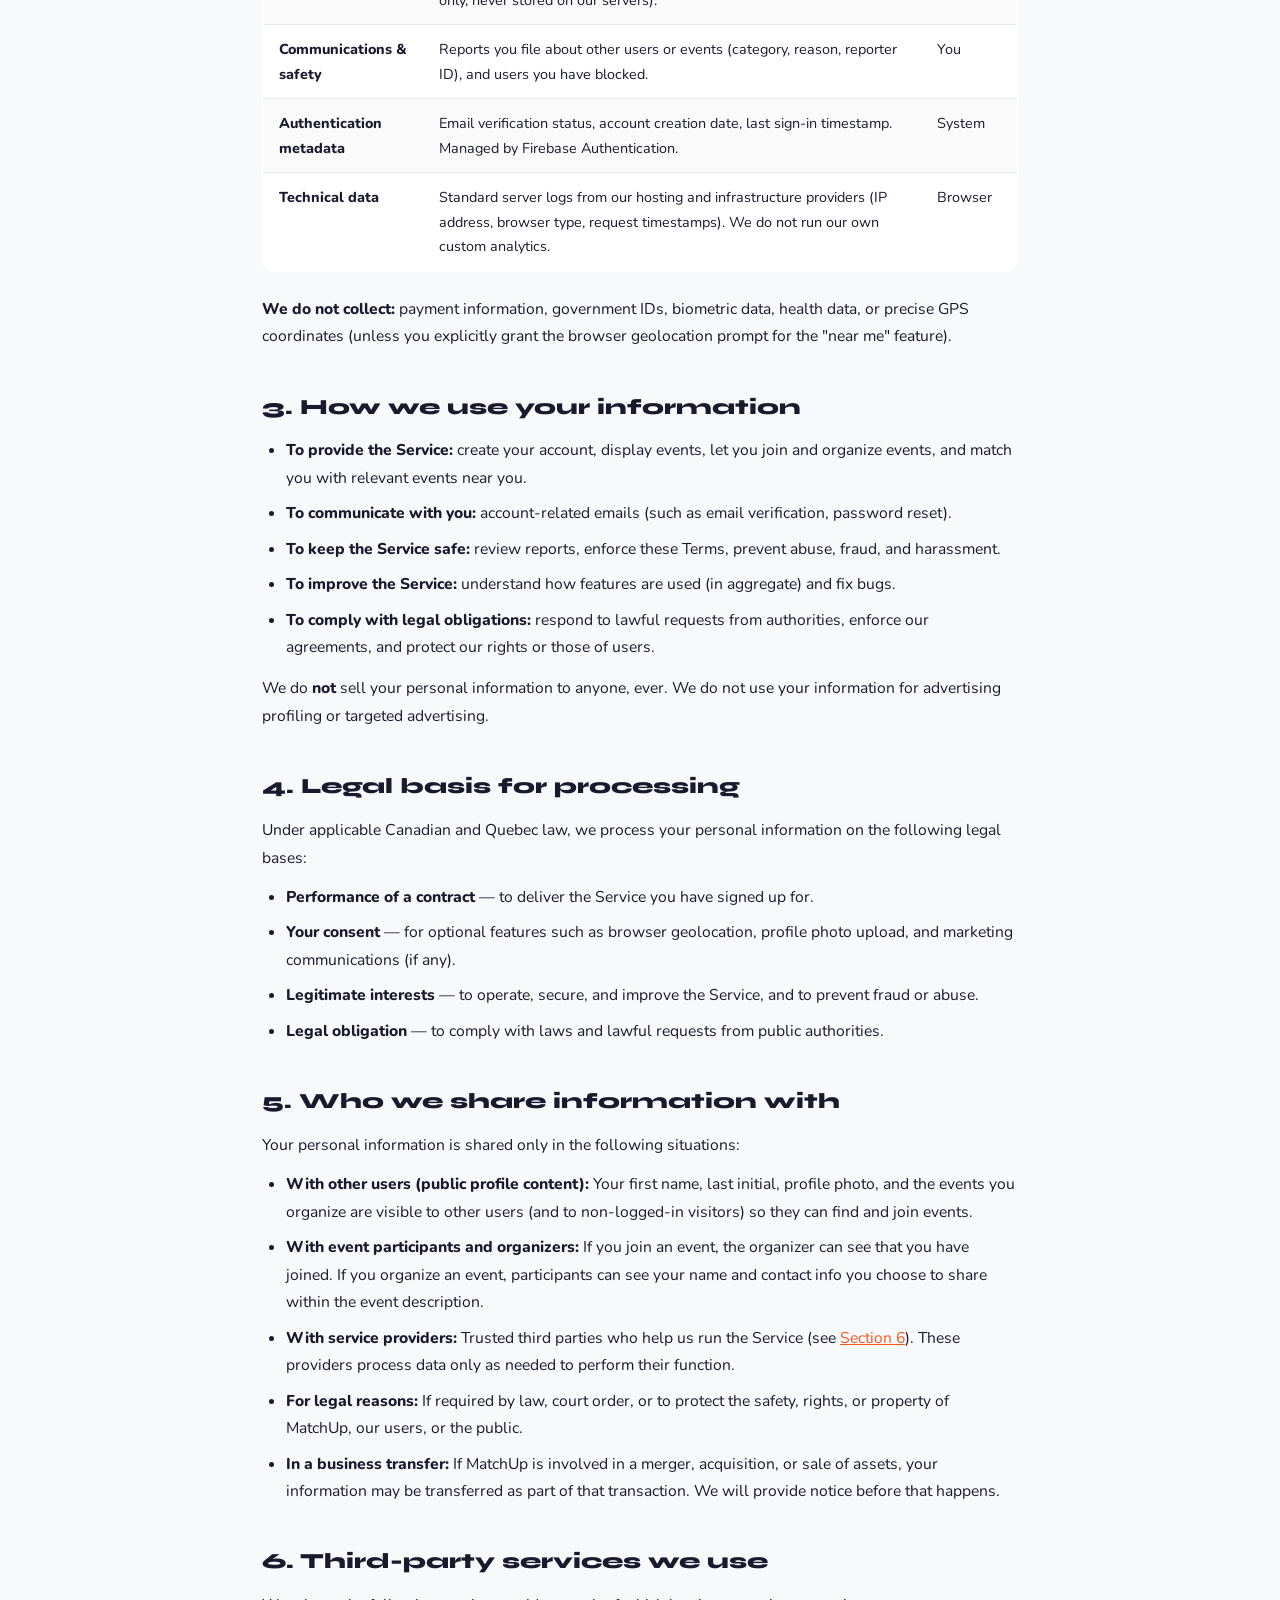
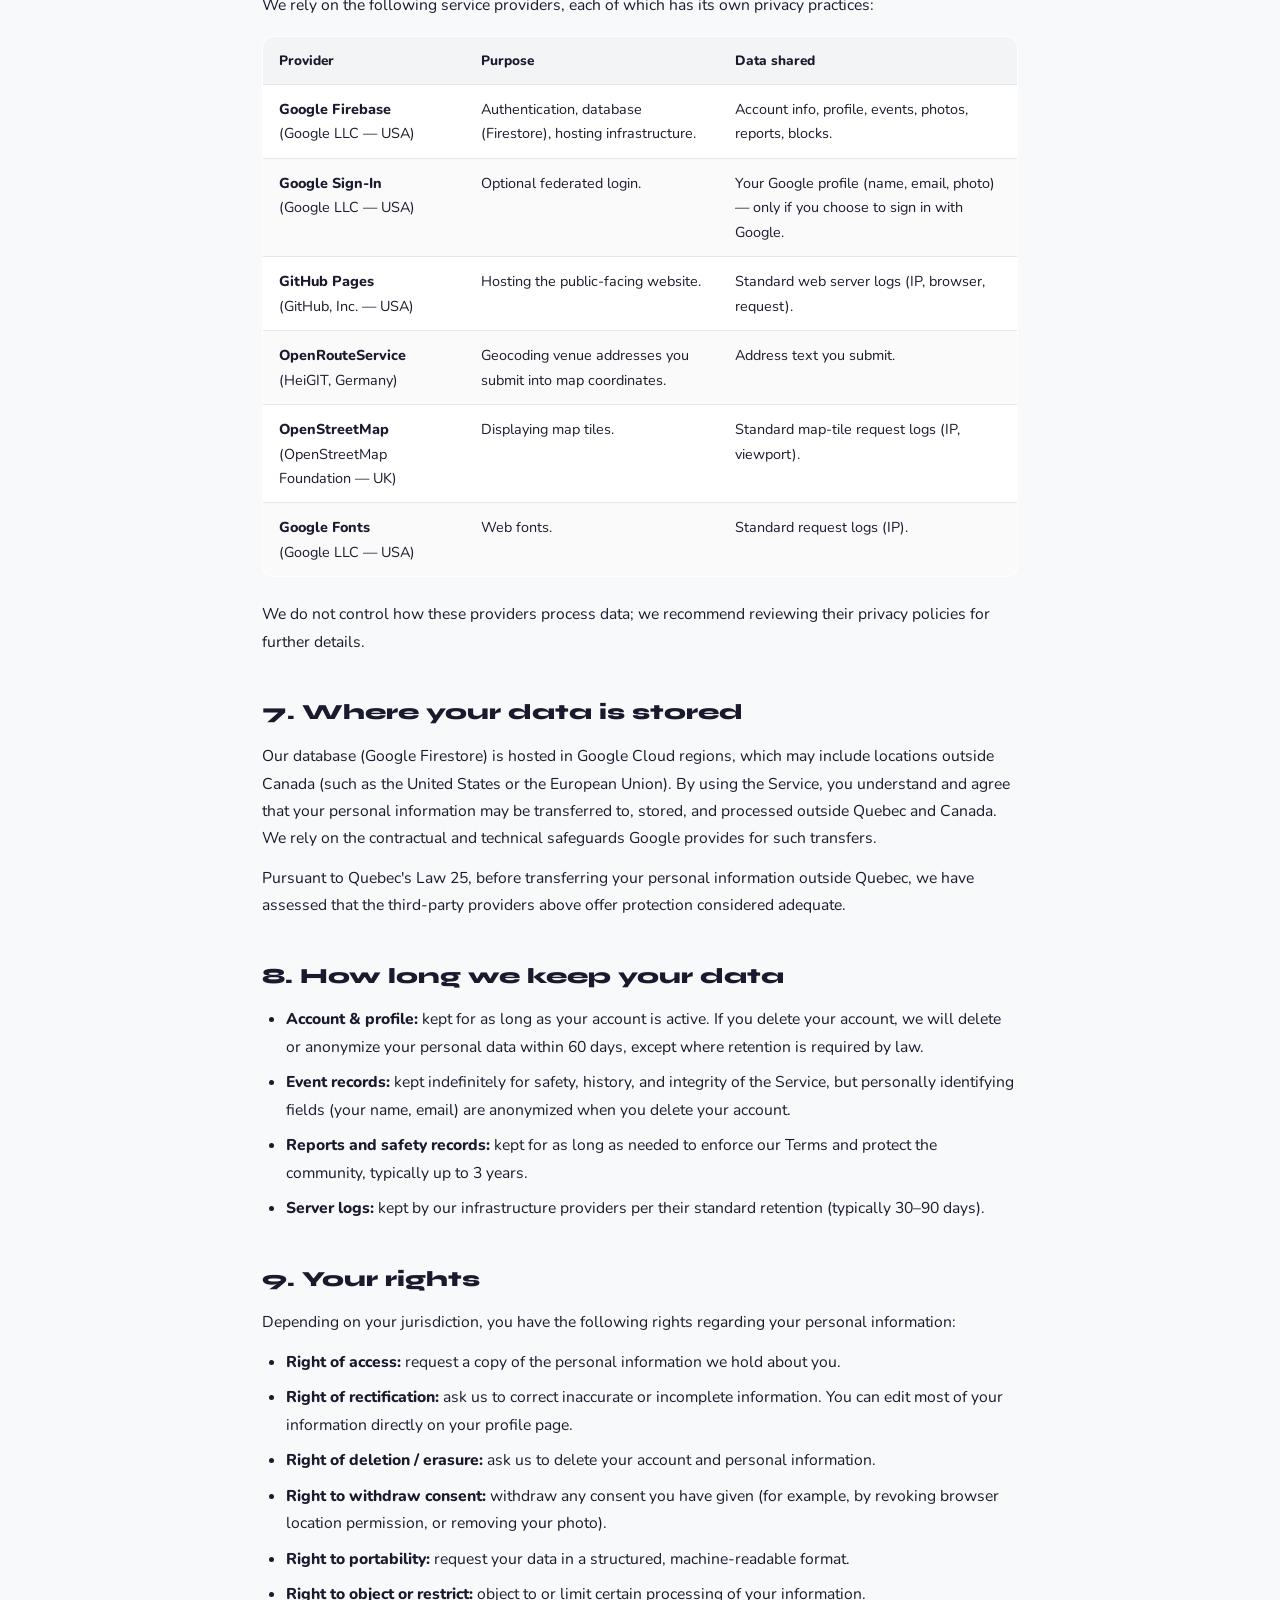
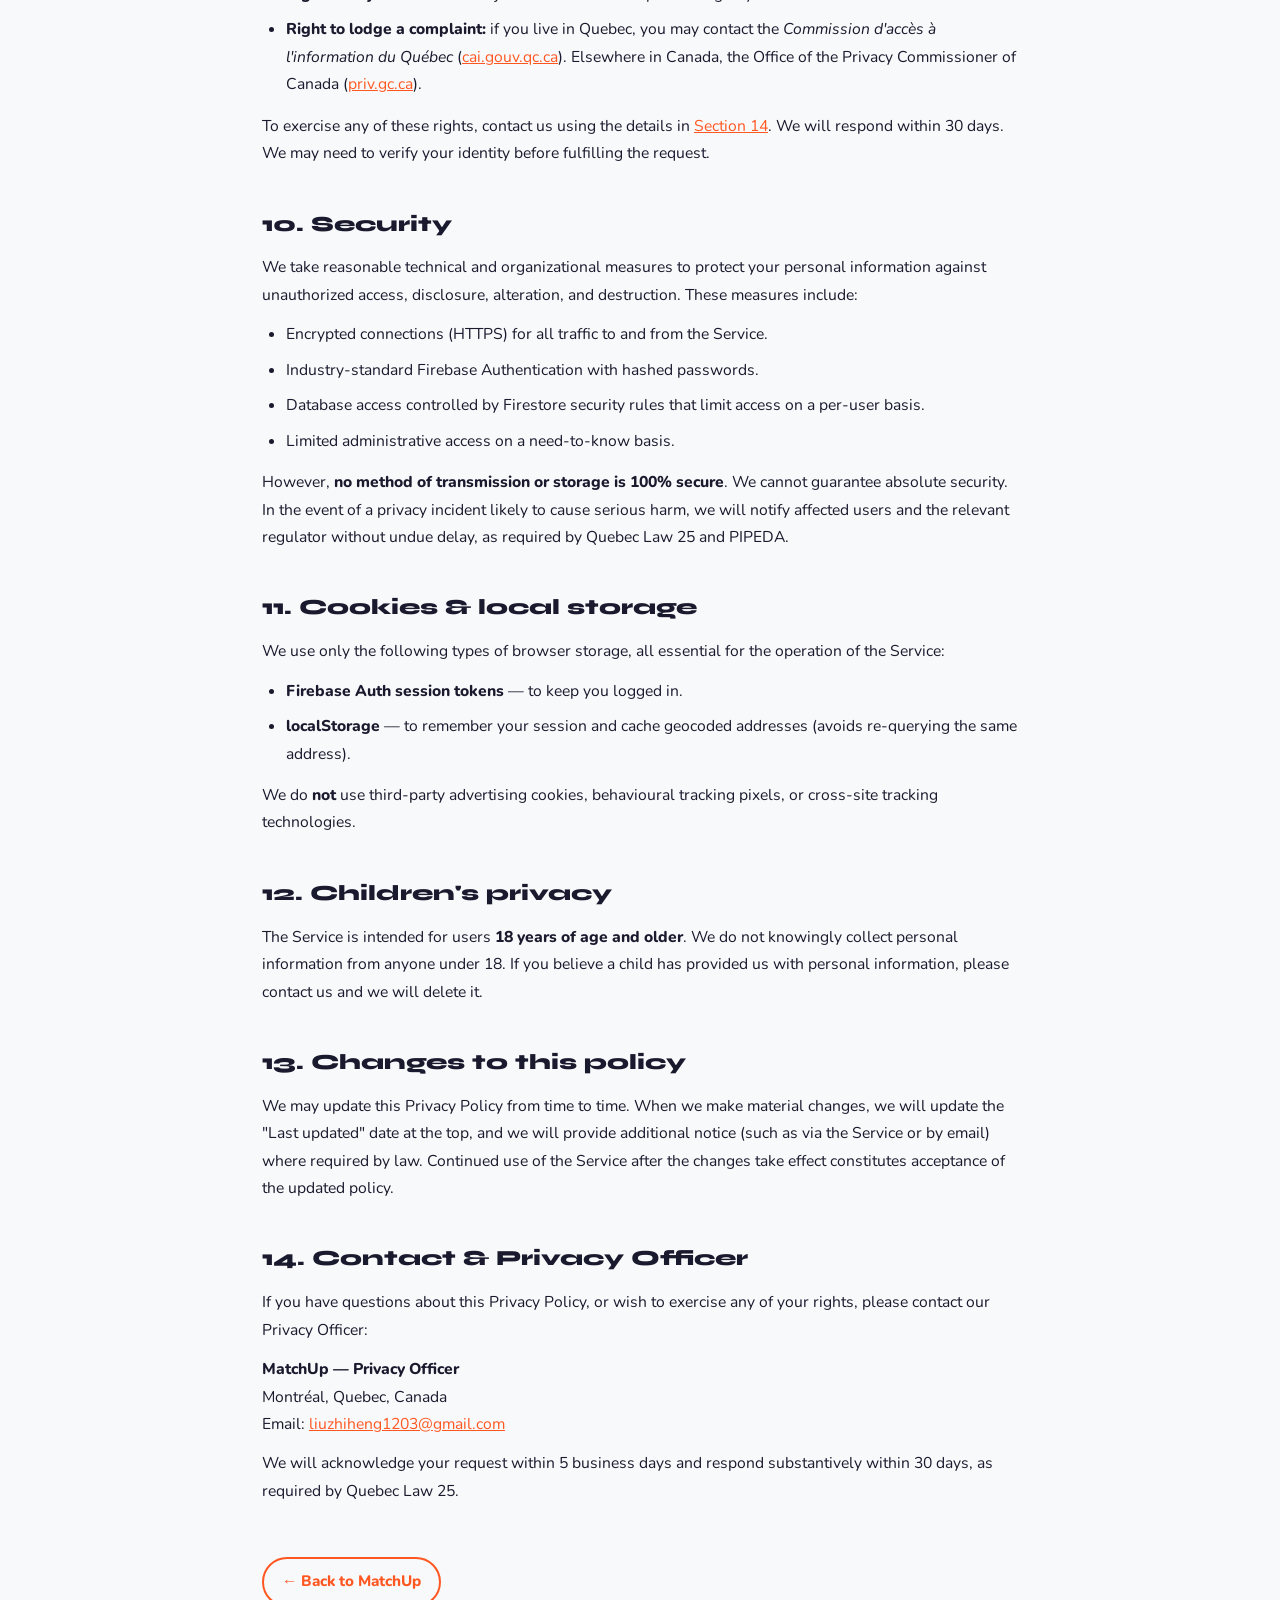
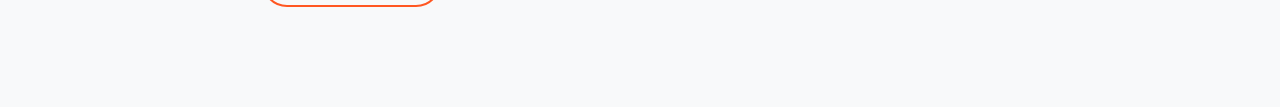
<file: privacy.html>
<!DOCTYPE html>
<html lang="en">
<head>
  <meta charset="UTF-8" />
  <meta name="viewport" content="width=device-width, initial-scale=1.0" />
  <title>Privacy Policy — MatchUp</title>
  <link rel="preconnect" href="https://fonts.googleapis.com" />
  <link rel="preconnect" href="https://fonts.gstatic.com" crossorigin />
  <link href="https://fonts.googleapis.com/css2?family=Nunito:wght@400;600;700;800;900&family=Syne:wght@700;800&display=swap" rel="stylesheet" />
  <style>
    *, *::before, *::after { box-sizing: border-box; margin: 0; padding: 0; }
    :root {
      --orange:#FF5722; --orange-lt:#FF7043;
      --off:#F8F9FA;
      --text:#1A1A2E; --muted:#6B7280; --border:#E5E7EB;
      --info-bg:#E0F2FE; --info-border:#0EA5E9; --info-text:#0C4A6E;
    }
    html { scroll-behavior: smooth; }
    body {
      font-family: 'Nunito', sans-serif;
      background: var(--off);
      color: var(--text);
      line-height: 1.7;
      min-height: 100vh;
    }
    nav {
      position: sticky; top: 0; z-index: 100;
      background: rgba(255,255,255,.95);
      backdrop-filter: blur(10px);
      -webkit-backdrop-filter: blur(10px);
      border-bottom: 1px solid var(--border);
      padding: 0 40px;
      display: flex; align-items: center;
      height: 68px;
    }
    .nav-logo {
      font-family: 'Syne', sans-serif;
      font-weight: 800; font-size: 1.5rem;
      color: var(--orange);
      text-decoration: none;
      display: flex; align-items: center; gap: 10px;
    }
    .logo-icon {
      width: 34px; height: 34px; border-radius: 9px;
      background: var(--orange);
      display: flex; align-items: center; justify-content: center;
      font-size: 1rem; color: #fff;
    }

    .wrap { max-width: 820px; margin: 0 auto; padding: 50px 32px 100px; }

    h1 {
      font-family: 'Syne', sans-serif;
      font-weight: 800;
      font-size: 2.4rem;
      margin-bottom: 8px;
      letter-spacing: -0.02em;
    }
    .updated {
      color: var(--muted);
      font-size: .88rem;
      margin-bottom: 28px;
    }

    .intro-notice {
      background: var(--info-bg);
      border-left: 4px solid var(--info-border);
      color: var(--info-text);
      padding: 18px 22px;
      border-radius: 10px;
      margin-bottom: 36px;
      font-size: .94rem;
      line-height: 1.65;
    }
    .intro-notice strong { font-weight: 800; }

    .toc {
      background: #fff;
      border: 1px solid var(--border);
      border-radius: 14px;
      padding: 20px 24px;
      margin-bottom: 36px;
    }
    .toc-title {
      font-family: 'Syne', sans-serif;
      font-weight: 800;
      font-size: 1rem;
      margin-bottom: 10px;
      color: var(--text);
    }
    .toc ol { padding-left: 22px; }
    .toc li { margin-bottom: 4px; font-size: .92rem; }
    .toc a { color: var(--text); text-decoration: none; }
    .toc a:hover { color: var(--orange); text-decoration: underline; }

    h2 {
      font-family: 'Syne', sans-serif;
      font-weight: 800;
      font-size: 1.35rem;
      margin: 38px 0 12px;
      color: var(--text);
      scroll-margin-top: 90px;
    }
    h3 {
      font-family: 'Nunito', sans-serif;
      font-weight: 800;
      font-size: 1.05rem;
      margin: 22px 0 8px;
      color: var(--text);
    }

    p, li {
      font-size: .98rem;
      line-height: 1.75;
      margin-bottom: 12px;
      color: var(--text);
    }
    ul, ol { padding-left: 24px; margin-bottom: 14px; }
    li { margin-bottom: 8px; }

    strong { font-weight: 800; }
    a { color: var(--orange); }
    a:hover { text-decoration: underline; }

    /* Data table */
    .data-table {
      width: 100%;
      border-collapse: collapse;
      margin: 16px 0 24px;
      background: #fff;
      border-radius: 12px;
      overflow: hidden;
      border: 1px solid var(--border);
      font-size: .9rem;
    }
    .data-table th {
      background: #F3F4F6;
      padding: 12px 16px;
      text-align: left;
      font-weight: 800;
      font-family: 'Nunito', sans-serif;
      color: var(--text);
      font-size: .85rem;
    }
    .data-table td {
      padding: 12px 16px;
      border-top: 1px solid var(--border);
      vertical-align: top;
    }
    .data-table tr:nth-child(even) td {
      background: #FAFAFA;
    }

    .back {
      display: inline-flex; align-items: center; gap: 6px;
      margin-top: 40px;
      color: var(--orange);
      text-decoration: none;
      font-weight: 800; font-size: .95rem;
      padding: 10px 18px;
      border-radius: 100px;
      border: 2px solid var(--orange);
      transition: all .2s;
    }
    .back:hover {
      background: var(--orange); color: #fff;
      text-decoration: none;
    }

    @media (max-width: 600px) {
      nav { padding: 0 20px; }
      .wrap { padding: 30px 20px 70px; }
      h1 { font-size: 1.9rem; }
      h2 { font-size: 1.2rem; }
      .data-table { font-size: .82rem; }
      .data-table th, .data-table td { padding: 10px 12px; }
    }
  </style>
</head>
<body>
  <nav>
    <a href="index.html" class="nav-logo">
      <span class="logo-icon">🏆</span> MatchUp
    </a>
  </nav>

  <div class="wrap">
    <h1>Privacy Policy</h1>
    <div class="updated">Last updated: November 1, 2025</div>

    <div class="intro-notice">
      🔒 <strong>Your privacy matters to us.</strong> This policy explains what personal information we collect, how we use it, who we share it with, and what rights you have. We follow Quebec's <em>Act respecting the protection of personal information in the private sector</em> (Law 25) and Canada's <em>Personal Information Protection and Electronic Documents Act</em> (PIPEDA).
    </div>

    <div class="toc">
      <div class="toc-title">📑 Contents</div>
      <ol>
        <li><a href="#who">Who we are</a></li>
        <li><a href="#what">What information we collect</a></li>
        <li><a href="#why">How we use your information</a></li>
        <li><a href="#legal-basis">Legal basis for processing</a></li>
        <li><a href="#sharing">Who we share information with</a></li>
        <li><a href="#third-parties">Third-party services</a></li>
        <li><a href="#storage">Where your data is stored</a></li>
        <li><a href="#retention">How long we keep your data</a></li>
        <li><a href="#rights">Your rights</a></li>
        <li><a href="#security">Security</a></li>
        <li><a href="#cookies">Cookies &amp; local storage</a></li>
        <li><a href="#children">Children's privacy</a></li>
        <li><a href="#changes">Changes to this policy</a></li>
        <li><a href="#contact">Contact &amp; Privacy Officer</a></li>
      </ol>
    </div>

    <h2 id="who">1. Who we are</h2>
    <p>This privacy policy applies to MatchUp (referred to as "<strong>MatchUp</strong>", "<strong>we</strong>", "<strong>us</strong>", or "<strong>our</strong>"), operator of the website at <a href="https://zhihengliu1203.github.io/MatchUp/">zhihengliu1203.github.io/MatchUp/</a> (the "<strong>Service</strong>").</p>
    <p>For any privacy-related question or request, see <a href="#contact">Section 14</a>.</p>

    <h2 id="what">2. What information we collect</h2>
    <p>We collect the following categories of personal information:</p>

    <table class="data-table">
      <thead>
        <tr>
          <th>Category</th>
          <th>What it includes</th>
          <th>Source</th>
        </tr>
      </thead>
      <tbody>
        <tr>
          <td><strong>Account information</strong></td>
          <td>First name, last name, email address, password (encrypted), and (if you sign in with Google) the basic profile information Google shares with us.</td>
          <td>You / Google</td>
        </tr>
        <tr>
          <td><strong>Profile information</strong></td>
          <td>City, phone number (optional), bio, preferred sports, skill level, profile photo (optional).</td>
          <td>You</td>
        </tr>
        <tr>
          <td><strong>Event content</strong></td>
          <td>Events you create or join, including titles, sport, dates, venue addresses, descriptions, photos, and pricing.</td>
          <td>You</td>
        </tr>
        <tr>
          <td><strong>Location-related data</strong></td>
          <td>Venue addresses you submit, which we geocode into approximate latitude/longitude. Optionally, your <em>device's approximate location</em> if you grant browser permission to use the "near me" filter (used in-session only, never stored on our servers).</td>
          <td>You / Browser</td>
        </tr>
        <tr>
          <td><strong>Communications &amp; safety</strong></td>
          <td>Reports you file about other users or events (category, reason, reporter ID), and users you have blocked.</td>
          <td>You</td>
        </tr>
        <tr>
          <td><strong>Authentication metadata</strong></td>
          <td>Email verification status, account creation date, last sign-in timestamp. Managed by Firebase Authentication.</td>
          <td>System</td>
        </tr>
        <tr>
          <td><strong>Technical data</strong></td>
          <td>Standard server logs from our hosting and infrastructure providers (IP address, browser type, request timestamps). We do not run our own custom analytics.</td>
          <td>Browser</td>
        </tr>
      </tbody>
    </table>

    <p><strong>We do not collect:</strong> payment information, government IDs, biometric data, health data, or precise GPS coordinates (unless you explicitly grant the browser geolocation prompt for the "near me" feature).</p>

    <h2 id="why">3. How we use your information</h2>
    <ul>
      <li><strong>To provide the Service:</strong> create your account, display events, let you join and organize events, and match you with relevant events near you.</li>
      <li><strong>To communicate with you:</strong> account-related emails (such as email verification, password reset).</li>
      <li><strong>To keep the Service safe:</strong> review reports, enforce these Terms, prevent abuse, fraud, and harassment.</li>
      <li><strong>To improve the Service:</strong> understand how features are used (in aggregate) and fix bugs.</li>
      <li><strong>To comply with legal obligations:</strong> respond to lawful requests from authorities, enforce our agreements, and protect our rights or those of users.</li>
    </ul>
    <p>We do <strong>not</strong> sell your personal information to anyone, ever. We do not use your information for advertising profiling or targeted advertising.</p>

    <h2 id="legal-basis">4. Legal basis for processing</h2>
    <p>Under applicable Canadian and Quebec law, we process your personal information on the following legal bases:</p>
    <ul>
      <li><strong>Performance of a contract</strong> — to deliver the Service you have signed up for.</li>
      <li><strong>Your consent</strong> — for optional features such as browser geolocation, profile photo upload, and marketing communications (if any).</li>
      <li><strong>Legitimate interests</strong> — to operate, secure, and improve the Service, and to prevent fraud or abuse.</li>
      <li><strong>Legal obligation</strong> — to comply with laws and lawful requests from public authorities.</li>
    </ul>

    <h2 id="sharing">5. Who we share information with</h2>
    <p>Your personal information is shared only in the following situations:</p>
    <ul>
      <li><strong>With other users (public profile content):</strong> Your first name, last initial, profile photo, and the events you organize are visible to other users (and to non-logged-in visitors) so they can find and join events.</li>
      <li><strong>With event participants and organizers:</strong> If you join an event, the organizer can see that you have joined. If you organize an event, participants can see your name and contact info you choose to share within the event description.</li>
      <li><strong>With service providers:</strong> Trusted third parties who help us run the Service (see <a href="#third-parties">Section 6</a>). These providers process data only as needed to perform their function.</li>
      <li><strong>For legal reasons:</strong> If required by law, court order, or to protect the safety, rights, or property of MatchUp, our users, or the public.</li>
      <li><strong>In a business transfer:</strong> If MatchUp is involved in a merger, acquisition, or sale of assets, your information may be transferred as part of that transaction. We will provide notice before that happens.</li>
    </ul>

    <h2 id="third-parties">6. Third-party services we use</h2>
    <p>We rely on the following service providers, each of which has its own privacy practices:</p>

    <table class="data-table">
      <thead>
        <tr>
          <th>Provider</th>
          <th>Purpose</th>
          <th>Data shared</th>
        </tr>
      </thead>
      <tbody>
        <tr>
          <td><strong>Google Firebase</strong><br>(Google LLC — USA)</td>
          <td>Authentication, database (Firestore), hosting infrastructure.</td>
          <td>Account info, profile, events, photos, reports, blocks.</td>
        </tr>
        <tr>
          <td><strong>Google Sign-In</strong><br>(Google LLC — USA)</td>
          <td>Optional federated login.</td>
          <td>Your Google profile (name, email, photo) — only if you choose to sign in with Google.</td>
        </tr>
        <tr>
          <td><strong>GitHub Pages</strong><br>(GitHub, Inc. — USA)</td>
          <td>Hosting the public-facing website.</td>
          <td>Standard web server logs (IP, browser, request).</td>
        </tr>
        <tr>
          <td><strong>OpenRouteService</strong><br>(HeiGIT, Germany)</td>
          <td>Geocoding venue addresses you submit into map coordinates.</td>
          <td>Address text you submit.</td>
        </tr>
        <tr>
          <td><strong>OpenStreetMap</strong><br>(OpenStreetMap Foundation — UK)</td>
          <td>Displaying map tiles.</td>
          <td>Standard map-tile request logs (IP, viewport).</td>
        </tr>
        <tr>
          <td><strong>Google Fonts</strong><br>(Google LLC — USA)</td>
          <td>Web fonts.</td>
          <td>Standard request logs (IP).</td>
        </tr>
      </tbody>
    </table>

    <p>We do not control how these providers process data; we recommend reviewing their privacy policies for further details.</p>

    <h2 id="storage">7. Where your data is stored</h2>
    <p>Our database (Google Firestore) is hosted in Google Cloud regions, which may include locations outside Canada (such as the United States or the European Union). By using the Service, you understand and agree that your personal information may be transferred to, stored, and processed outside Quebec and Canada. We rely on the contractual and technical safeguards Google provides for such transfers.</p>
    <p>Pursuant to Quebec's Law 25, before transferring your personal information outside Quebec, we have assessed that the third-party providers above offer protection considered adequate.</p>

    <h2 id="retention">8. How long we keep your data</h2>
    <ul>
      <li><strong>Account &amp; profile:</strong> kept for as long as your account is active. If you delete your account, we will delete or anonymize your personal data within 60 days, except where retention is required by law.</li>
      <li><strong>Event records:</strong> kept indefinitely for safety, history, and integrity of the Service, but personally identifying fields (your name, email) are anonymized when you delete your account.</li>
      <li><strong>Reports and safety records:</strong> kept for as long as needed to enforce our Terms and protect the community, typically up to 3 years.</li>
      <li><strong>Server logs:</strong> kept by our infrastructure providers per their standard retention (typically 30–90 days).</li>
    </ul>

    <h2 id="rights">9. Your rights</h2>
    <p>Depending on your jurisdiction, you have the following rights regarding your personal information:</p>
    <ul>
      <li><strong>Right of access:</strong> request a copy of the personal information we hold about you.</li>
      <li><strong>Right of rectification:</strong> ask us to correct inaccurate or incomplete information. You can edit most of your information directly on your profile page.</li>
      <li><strong>Right of deletion / erasure:</strong> ask us to delete your account and personal information.</li>
      <li><strong>Right to withdraw consent:</strong> withdraw any consent you have given (for example, by revoking browser location permission, or removing your photo).</li>
      <li><strong>Right to portability:</strong> request your data in a structured, machine-readable format.</li>
      <li><strong>Right to object or restrict:</strong> object to or limit certain processing of your information.</li>
      <li><strong>Right to lodge a complaint:</strong> if you live in Quebec, you may contact the <em>Commission d'accès à l'information du Québec</em> (<a href="https://www.cai.gouv.qc.ca/" target="_blank" rel="noopener">cai.gouv.qc.ca</a>). Elsewhere in Canada, the Office of the Privacy Commissioner of Canada (<a href="https://www.priv.gc.ca/" target="_blank" rel="noopener">priv.gc.ca</a>).</li>
    </ul>
    <p>To exercise any of these rights, contact us using the details in <a href="#contact">Section 14</a>. We will respond within 30 days. We may need to verify your identity before fulfilling the request.</p>

    <h2 id="security">10. Security</h2>
    <p>We take reasonable technical and organizational measures to protect your personal information against unauthorized access, disclosure, alteration, and destruction. These measures include:</p>
    <ul>
      <li>Encrypted connections (HTTPS) for all traffic to and from the Service.</li>
      <li>Industry-standard Firebase Authentication with hashed passwords.</li>
      <li>Database access controlled by Firestore security rules that limit access on a per-user basis.</li>
      <li>Limited administrative access on a need-to-know basis.</li>
    </ul>
    <p>However, <strong>no method of transmission or storage is 100% secure</strong>. We cannot guarantee absolute security. In the event of a privacy incident likely to cause serious harm, we will notify affected users and the relevant regulator without undue delay, as required by Quebec Law 25 and PIPEDA.</p>

    <h2 id="cookies">11. Cookies &amp; local storage</h2>
    <p>We use only the following types of browser storage, all essential for the operation of the Service:</p>
    <ul>
      <li><strong>Firebase Auth session tokens</strong> — to keep you logged in.</li>
      <li><strong>localStorage</strong> — to remember your session and cache geocoded addresses (avoids re-querying the same address).</li>
    </ul>
    <p>We do <strong>not</strong> use third-party advertising cookies, behavioural tracking pixels, or cross-site tracking technologies.</p>

    <h2 id="children">12. Children's privacy</h2>
    <p>The Service is intended for users <strong>18 years of age and older</strong>. We do not knowingly collect personal information from anyone under 18. If you believe a child has provided us with personal information, please contact us and we will delete it.</p>

    <h2 id="changes">13. Changes to this policy</h2>
    <p>We may update this Privacy Policy from time to time. When we make material changes, we will update the "Last updated" date at the top, and we will provide additional notice (such as via the Service or by email) where required by law. Continued use of the Service after the changes take effect constitutes acceptance of the updated policy.</p>

    <h2 id="contact">14. Contact &amp; Privacy Officer</h2>
    <p>If you have questions about this Privacy Policy, or wish to exercise any of your rights, please contact our Privacy Officer:</p>
    <p>
      <strong>MatchUp — Privacy Officer</strong><br>
      Montréal, Quebec, Canada<br>
      Email: <a href="mailto:liuzhiheng1203@gmail.com">liuzhiheng1203@gmail.com</a>
    </p>
    <p>We will acknowledge your request within 5 business days and respond substantively within 30 days, as required by Quebec Law 25.</p>

    <a href="index.html" class="back">← Back to MatchUp</a>
  </div>
</body>
</html>
</file>
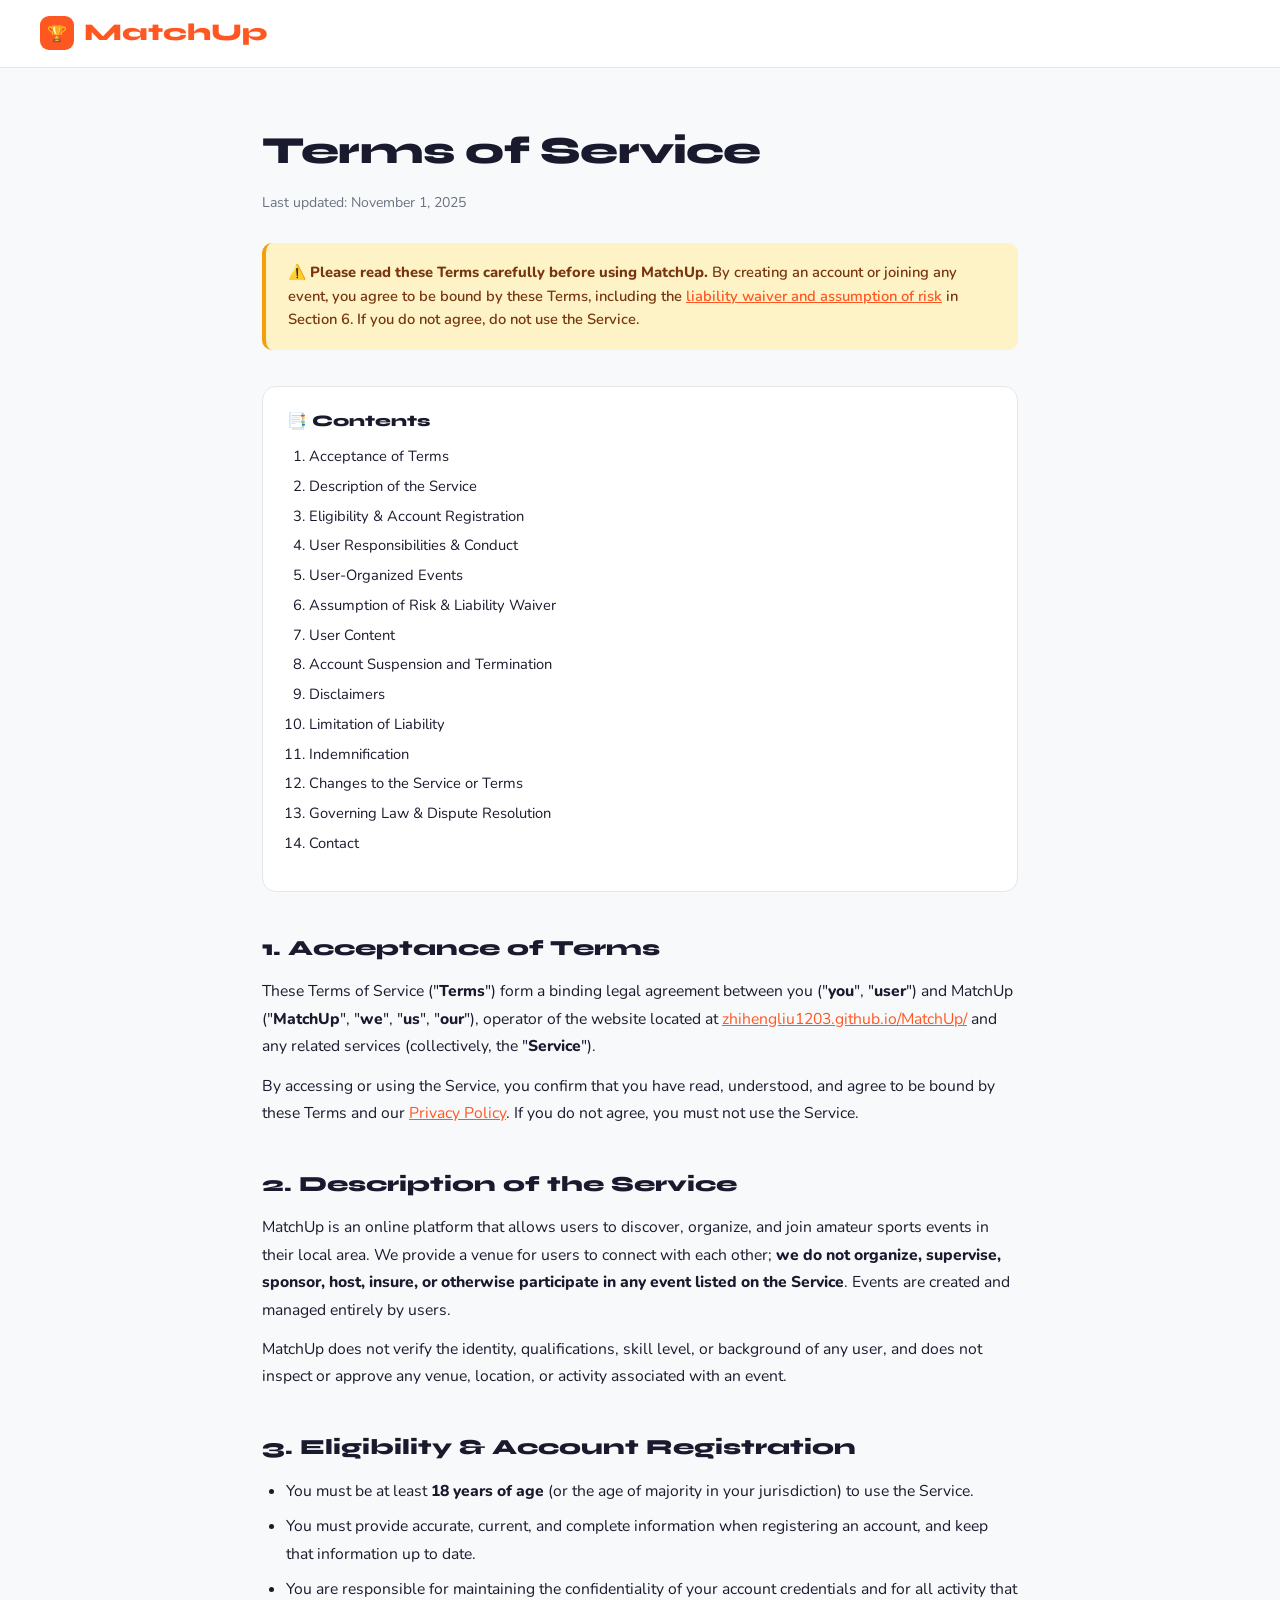
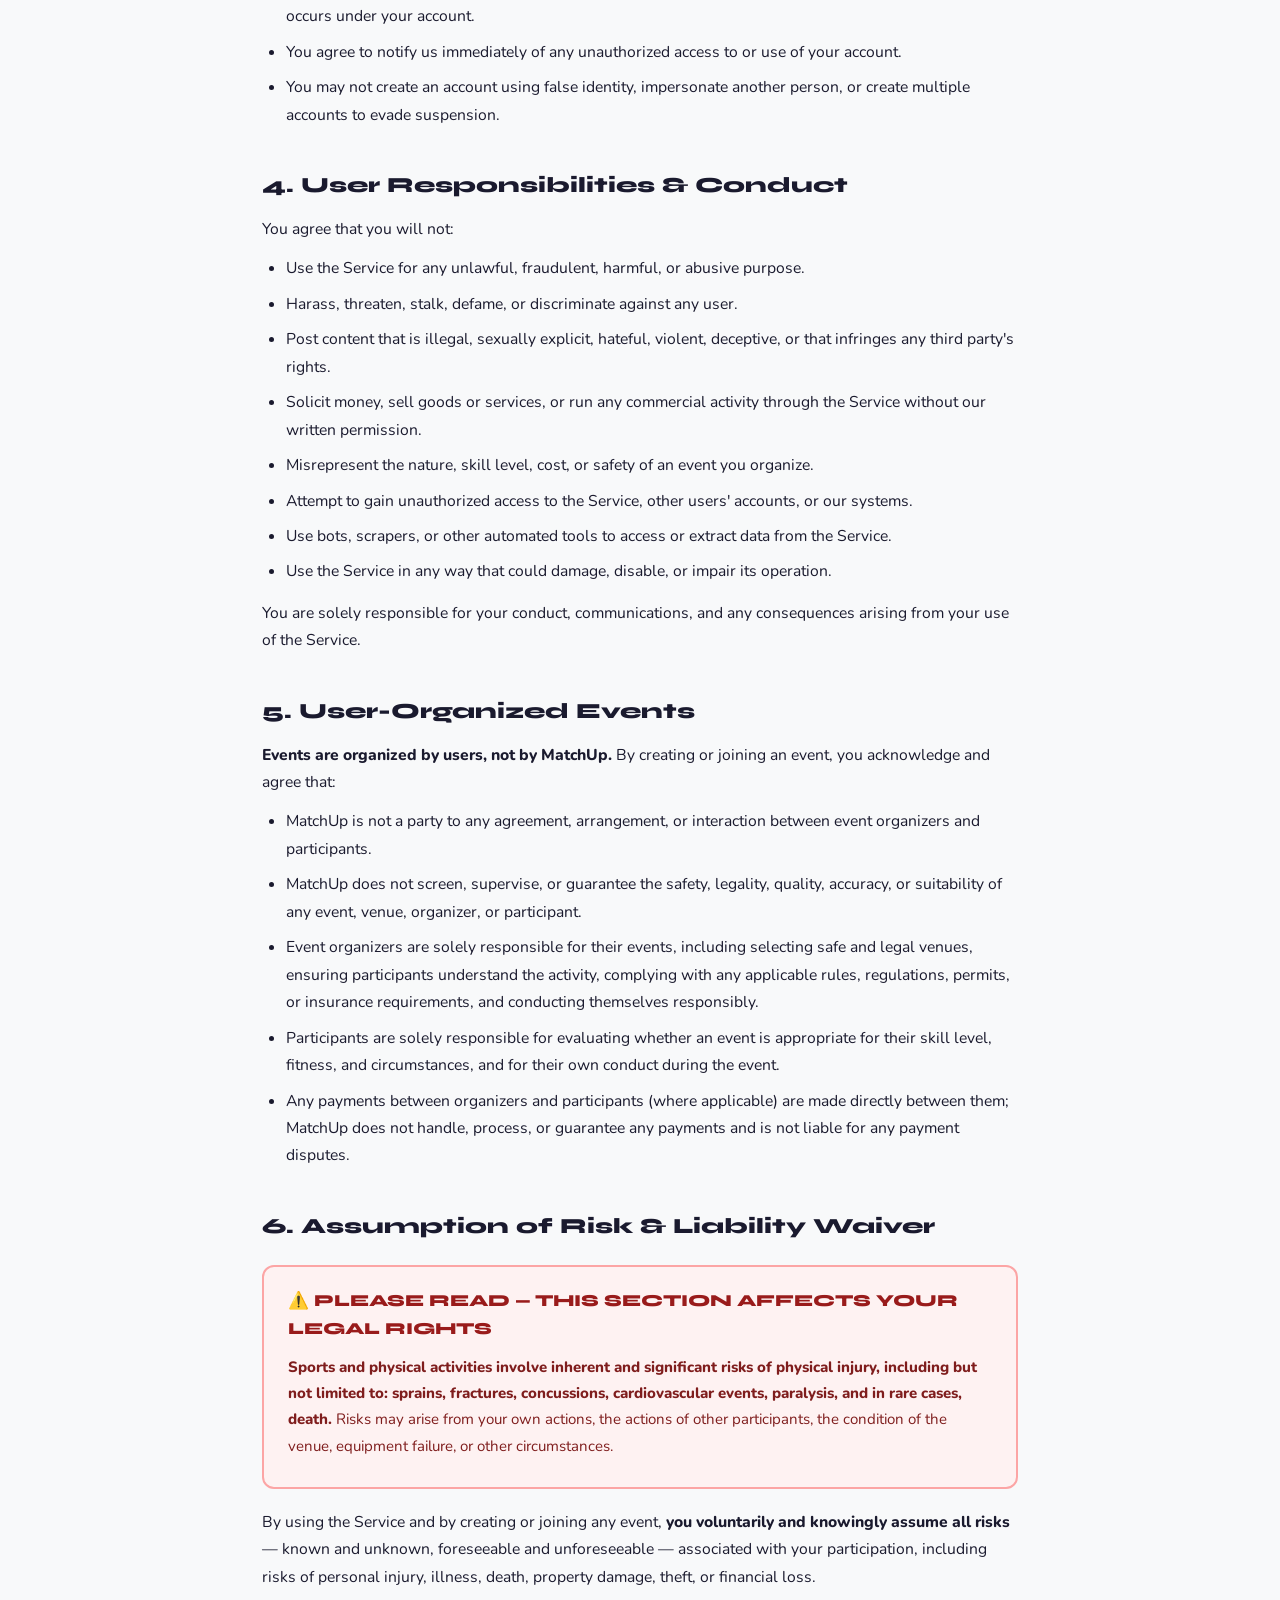
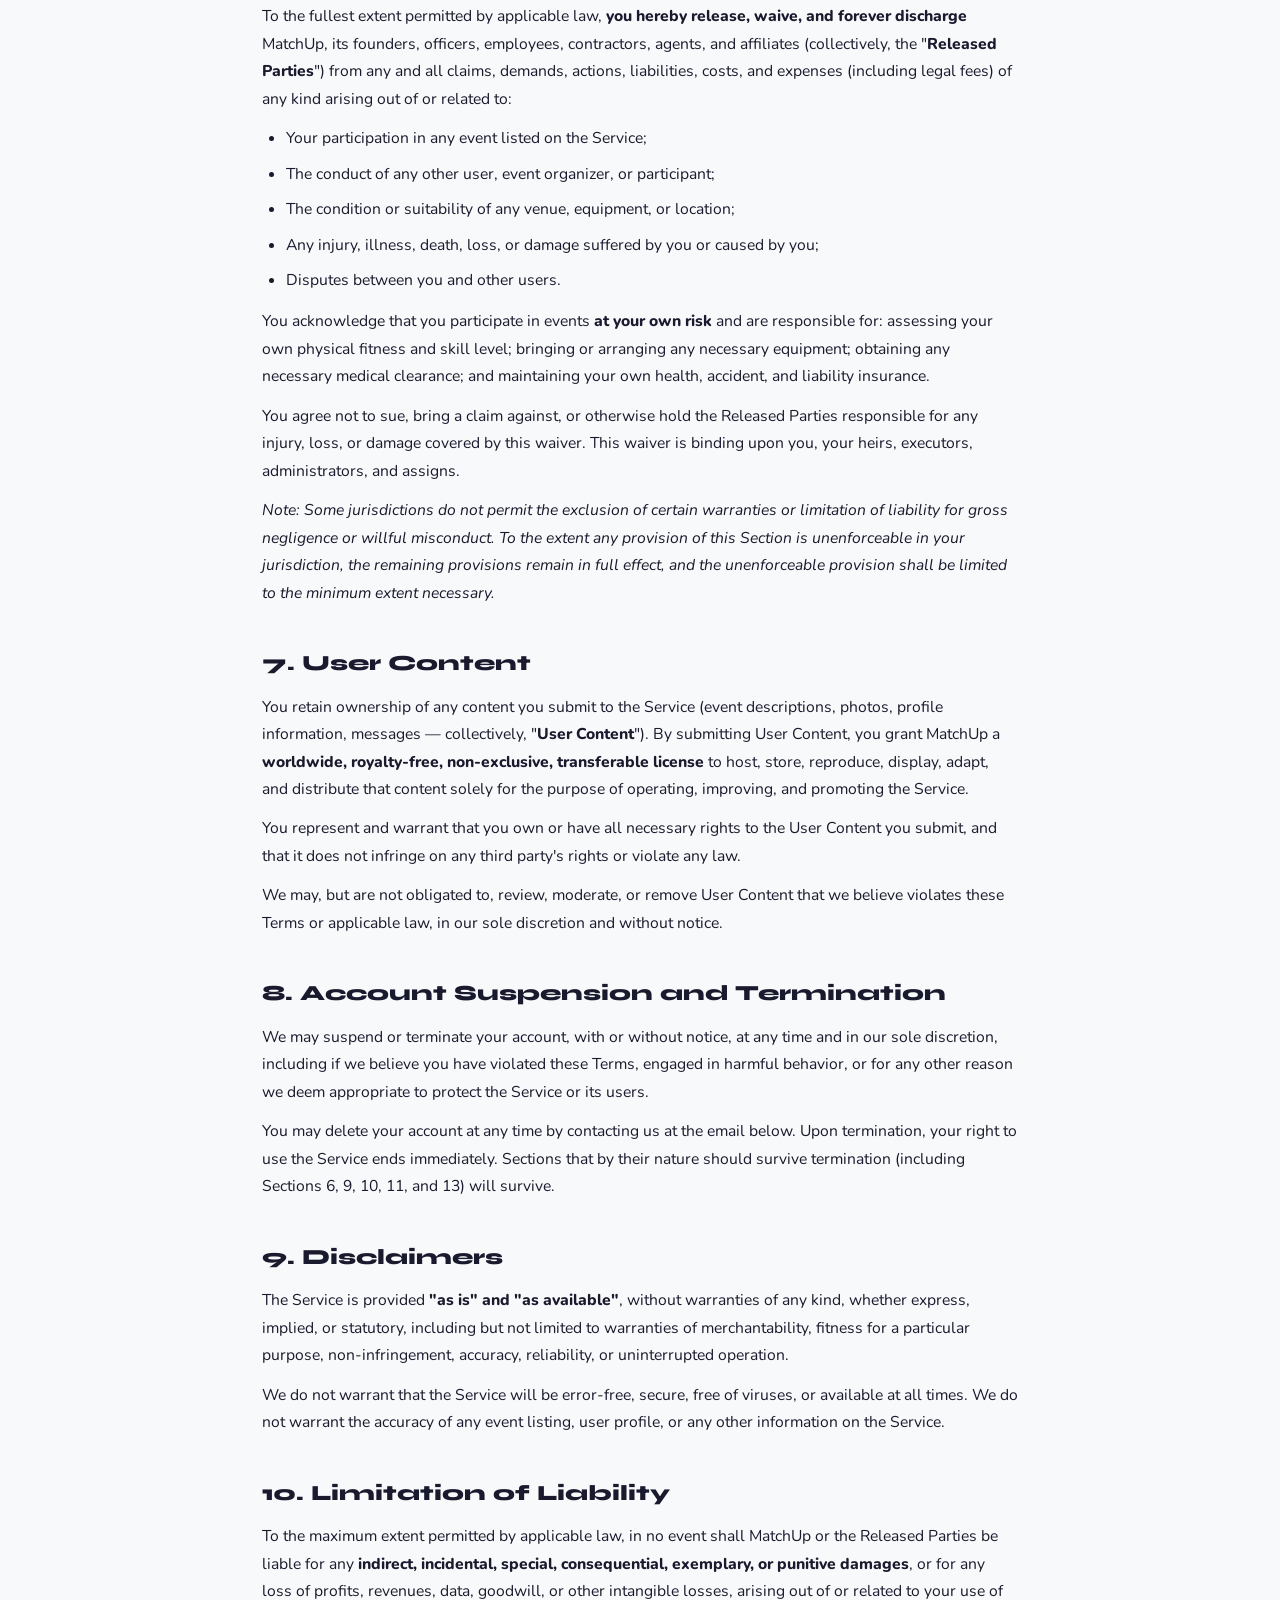
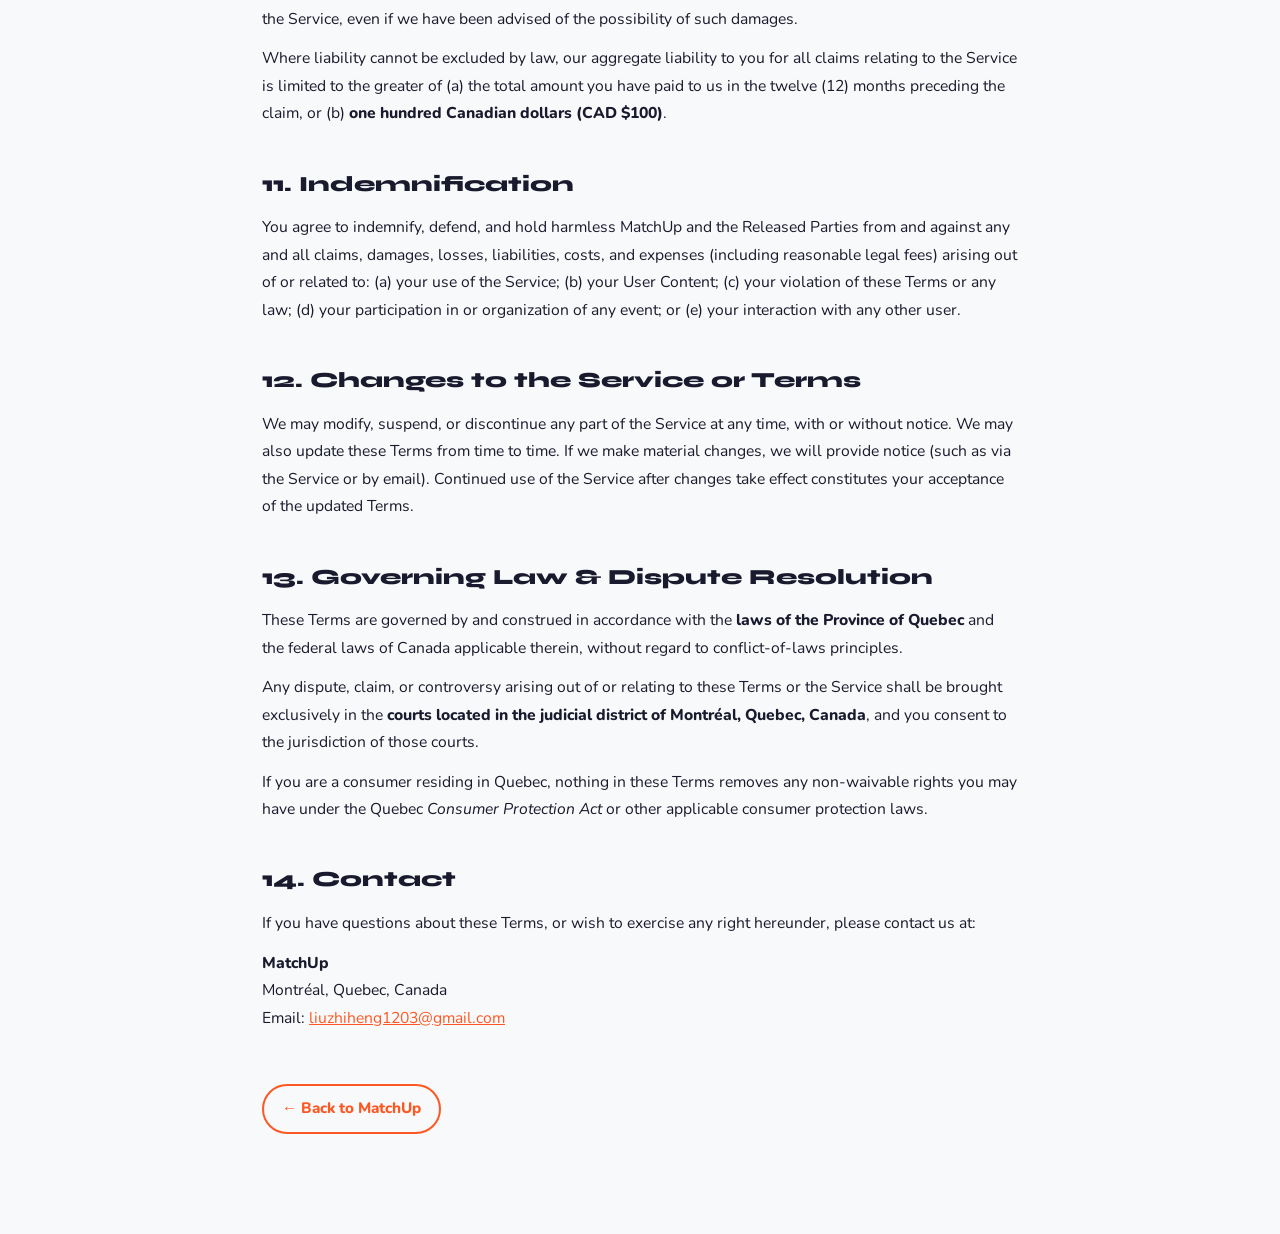
<file: terms.html>
<!DOCTYPE html>
<html lang="en">
<head>
  <meta charset="UTF-8" />
  <meta name="viewport" content="width=device-width, initial-scale=1.0" />
  <title>Terms of Service — MatchUp</title>
  <link rel="preconnect" href="https://fonts.googleapis.com" />
  <link rel="preconnect" href="https://fonts.gstatic.com" crossorigin />
  <link href="https://fonts.googleapis.com/css2?family=Nunito:wght@400;600;700;800;900&family=Syne:wght@700;800&display=swap" rel="stylesheet" />
  <style>
    *, *::before, *::after { box-sizing: border-box; margin: 0; padding: 0; }
    :root {
      --orange:#FF5722; --orange-lt:#FF7043;
      --off:#F8F9FA;
      --text:#1A1A2E; --muted:#6B7280; --border:#E5E7EB;
      --warn-bg:#FEF3C7; --warn-border:#F59E0B; --warn-text:#78350F;
    }
    html { scroll-behavior: smooth; }
    body {
      font-family: 'Nunito', sans-serif;
      background: var(--off);
      color: var(--text);
      line-height: 1.7;
      min-height: 100vh;
    }
    nav {
      position: sticky; top: 0; z-index: 100;
      background: rgba(255,255,255,.95);
      backdrop-filter: blur(10px);
      -webkit-backdrop-filter: blur(10px);
      border-bottom: 1px solid var(--border);
      padding: 0 40px;
      display: flex; align-items: center;
      height: 68px;
    }
    .nav-logo {
      font-family: 'Syne', sans-serif;
      font-weight: 800; font-size: 1.5rem;
      color: var(--orange);
      text-decoration: none;
      display: flex; align-items: center; gap: 10px;
    }
    .logo-icon {
      width: 34px; height: 34px; border-radius: 9px;
      background: var(--orange);
      display: flex; align-items: center; justify-content: center;
      font-size: 1rem; color: #fff;
    }

    .wrap { max-width: 820px; margin: 0 auto; padding: 50px 32px 100px; }

    h1 {
      font-family: 'Syne', sans-serif;
      font-weight: 800;
      font-size: 2.4rem;
      margin-bottom: 8px;
      letter-spacing: -0.02em;
    }
    .updated {
      color: var(--muted);
      font-size: .88rem;
      margin-bottom: 28px;
    }

    .important-notice {
      background: var(--warn-bg);
      border-left: 4px solid var(--warn-border);
      color: var(--warn-text);
      padding: 18px 22px;
      border-radius: 10px;
      margin-bottom: 36px;
      font-size: .92rem;
      font-weight: 600;
      line-height: 1.6;
    }
    .important-notice strong { font-weight: 800; }

    /* Table of contents */
    .toc {
      background: #fff;
      border: 1px solid var(--border);
      border-radius: 14px;
      padding: 20px 24px;
      margin-bottom: 36px;
    }
    .toc-title {
      font-family: 'Syne', sans-serif;
      font-weight: 800;
      font-size: 1rem;
      margin-bottom: 10px;
      color: var(--text);
    }
    .toc ol { padding-left: 22px; }
    .toc li { margin-bottom: 4px; font-size: .92rem; }
    .toc a { color: var(--text); text-decoration: none; }
    .toc a:hover { color: var(--orange); text-decoration: underline; }

    h2 {
      font-family: 'Syne', sans-serif;
      font-weight: 800;
      font-size: 1.35rem;
      margin: 38px 0 12px;
      color: var(--text);
      scroll-margin-top: 90px;
    }

    p, li {
      font-size: .98rem;
      line-height: 1.75;
      margin-bottom: 12px;
      color: var(--text);
    }
    ul, ol { padding-left: 24px; margin-bottom: 14px; }
    li { margin-bottom: 8px; }

    strong { font-weight: 800; }

    a { color: var(--orange); }
    a:hover { text-decoration: underline; }

    /* Critical risk acknowledgment box */
    .risk-box {
      background: #FEF2F2;
      border: 2px solid #FCA5A5;
      border-radius: 12px;
      padding: 20px 24px;
      margin: 20px 0;
    }
    .risk-box h3 {
      font-family: 'Syne', sans-serif;
      font-weight: 800;
      color: #991B1B;
      font-size: 1.05rem;
      margin-bottom: 10px;
      display: flex; align-items: center; gap: 8px;
    }
    .risk-box p, .risk-box li {
      color: #7F1D1D;
      font-size: .94rem;
      margin-bottom: 8px;
    }

    .back {
      display: inline-flex; align-items: center; gap: 6px;
      margin-top: 40px;
      color: var(--orange);
      text-decoration: none;
      font-weight: 800; font-size: .95rem;
      padding: 10px 18px;
      border-radius: 100px;
      border: 2px solid var(--orange);
      transition: all .2s;
    }
    .back:hover {
      background: var(--orange); color: #fff;
      text-decoration: none;
    }

    @media (max-width: 600px) {
      nav { padding: 0 20px; }
      .wrap { padding: 30px 20px 70px; }
      h1 { font-size: 1.9rem; }
      h2 { font-size: 1.2rem; }
    }
  </style>
</head>
<body>
  <nav>
    <a href="index.html" class="nav-logo">
      <span class="logo-icon">🏆</span> MatchUp
    </a>
  </nav>

  <div class="wrap">
    <h1>Terms of Service</h1>
    <div class="updated">Last updated: November 1, 2025</div>

    <div class="important-notice">
      ⚠️ <strong>Please read these Terms carefully before using MatchUp.</strong> By creating an account or joining any event, you agree to be bound by these Terms, including the <a href="#waiver">liability waiver and assumption of risk</a> in Section 6. If you do not agree, do not use the Service.
    </div>

    <div class="toc">
      <div class="toc-title">📑 Contents</div>
      <ol>
        <li><a href="#acceptance">Acceptance of Terms</a></li>
        <li><a href="#service">Description of the Service</a></li>
        <li><a href="#eligibility">Eligibility &amp; Account Registration</a></li>
        <li><a href="#user-responsibilities">User Responsibilities &amp; Conduct</a></li>
        <li><a href="#events">User-Organized Events</a></li>
        <li><a href="#waiver">Assumption of Risk &amp; Liability Waiver</a></li>
        <li><a href="#content">User Content</a></li>
        <li><a href="#termination">Account Suspension and Termination</a></li>
        <li><a href="#disclaimers">Disclaimers</a></li>
        <li><a href="#liability">Limitation of Liability</a></li>
        <li><a href="#indemnity">Indemnification</a></li>
        <li><a href="#changes">Changes to the Service or Terms</a></li>
        <li><a href="#governing-law">Governing Law &amp; Dispute Resolution</a></li>
        <li><a href="#contact">Contact</a></li>
      </ol>
    </div>

    <h2 id="acceptance">1. Acceptance of Terms</h2>
    <p>These Terms of Service ("<strong>Terms</strong>") form a binding legal agreement between you ("<strong>you</strong>", "<strong>user</strong>") and MatchUp ("<strong>MatchUp</strong>", "<strong>we</strong>", "<strong>us</strong>", "<strong>our</strong>"), operator of the website located at <a href="https://zhihengliu1203.github.io/MatchUp/">zhihengliu1203.github.io/MatchUp/</a> and any related services (collectively, the "<strong>Service</strong>").</p>
    <p>By accessing or using the Service, you confirm that you have read, understood, and agree to be bound by these Terms and our <a href="privacy.html">Privacy Policy</a>. If you do not agree, you must not use the Service.</p>

    <h2 id="service">2. Description of the Service</h2>
    <p>MatchUp is an online platform that allows users to discover, organize, and join amateur sports events in their local area. We provide a venue for users to connect with each other; <strong>we do not organize, supervise, sponsor, host, insure, or otherwise participate in any event listed on the Service</strong>. Events are created and managed entirely by users.</p>
    <p>MatchUp does not verify the identity, qualifications, skill level, or background of any user, and does not inspect or approve any venue, location, or activity associated with an event.</p>

    <h2 id="eligibility">3. Eligibility &amp; Account Registration</h2>
    <ul>
      <li>You must be at least <strong>18 years of age</strong> (or the age of majority in your jurisdiction) to use the Service.</li>
      <li>You must provide accurate, current, and complete information when registering an account, and keep that information up to date.</li>
      <li>You are responsible for maintaining the confidentiality of your account credentials and for all activity that occurs under your account.</li>
      <li>You agree to notify us immediately of any unauthorized access to or use of your account.</li>
      <li>You may not create an account using false identity, impersonate another person, or create multiple accounts to evade suspension.</li>
    </ul>

    <h2 id="user-responsibilities">4. User Responsibilities &amp; Conduct</h2>
    <p>You agree that you will not:</p>
    <ul>
      <li>Use the Service for any unlawful, fraudulent, harmful, or abusive purpose.</li>
      <li>Harass, threaten, stalk, defame, or discriminate against any user.</li>
      <li>Post content that is illegal, sexually explicit, hateful, violent, deceptive, or that infringes any third party's rights.</li>
      <li>Solicit money, sell goods or services, or run any commercial activity through the Service without our written permission.</li>
      <li>Misrepresent the nature, skill level, cost, or safety of an event you organize.</li>
      <li>Attempt to gain unauthorized access to the Service, other users' accounts, or our systems.</li>
      <li>Use bots, scrapers, or other automated tools to access or extract data from the Service.</li>
      <li>Use the Service in any way that could damage, disable, or impair its operation.</li>
    </ul>
    <p>You are solely responsible for your conduct, communications, and any consequences arising from your use of the Service.</p>

    <h2 id="events">5. User-Organized Events</h2>
    <p><strong>Events are organized by users, not by MatchUp.</strong> By creating or joining an event, you acknowledge and agree that:</p>
    <ul>
      <li>MatchUp is not a party to any agreement, arrangement, or interaction between event organizers and participants.</li>
      <li>MatchUp does not screen, supervise, or guarantee the safety, legality, quality, accuracy, or suitability of any event, venue, organizer, or participant.</li>
      <li>Event organizers are solely responsible for their events, including selecting safe and legal venues, ensuring participants understand the activity, complying with any applicable rules, regulations, permits, or insurance requirements, and conducting themselves responsibly.</li>
      <li>Participants are solely responsible for evaluating whether an event is appropriate for their skill level, fitness, and circumstances, and for their own conduct during the event.</li>
      <li>Any payments between organizers and participants (where applicable) are made directly between them; MatchUp does not handle, process, or guarantee any payments and is not liable for any payment disputes.</li>
    </ul>

    <h2 id="waiver">6. Assumption of Risk &amp; Liability Waiver</h2>

    <div class="risk-box">
      <h3>⚠️ PLEASE READ — THIS SECTION AFFECTS YOUR LEGAL RIGHTS</h3>
      <p><strong>Sports and physical activities involve inherent and significant risks of physical injury, including but not limited to: sprains, fractures, concussions, cardiovascular events, paralysis, and in rare cases, death.</strong> Risks may arise from your own actions, the actions of other participants, the condition of the venue, equipment failure, or other circumstances.</p>
    </div>

    <p>By using the Service and by creating or joining any event, <strong>you voluntarily and knowingly assume all risks</strong> — known and unknown, foreseeable and unforeseeable — associated with your participation, including risks of personal injury, illness, death, property damage, theft, or financial loss.</p>

    <p>To the fullest extent permitted by applicable law, <strong>you hereby release, waive, and forever discharge</strong> MatchUp, its founders, officers, employees, contractors, agents, and affiliates (collectively, the "<strong>Released Parties</strong>") from any and all claims, demands, actions, liabilities, costs, and expenses (including legal fees) of any kind arising out of or related to:</p>
    <ul>
      <li>Your participation in any event listed on the Service;</li>
      <li>The conduct of any other user, event organizer, or participant;</li>
      <li>The condition or suitability of any venue, equipment, or location;</li>
      <li>Any injury, illness, death, loss, or damage suffered by you or caused by you;</li>
      <li>Disputes between you and other users.</li>
    </ul>

    <p>You acknowledge that you participate in events <strong>at your own risk</strong> and are responsible for: assessing your own physical fitness and skill level; bringing or arranging any necessary equipment; obtaining any necessary medical clearance; and maintaining your own health, accident, and liability insurance.</p>

    <p>You agree not to sue, bring a claim against, or otherwise hold the Released Parties responsible for any injury, loss, or damage covered by this waiver. This waiver is binding upon you, your heirs, executors, administrators, and assigns.</p>

    <p><em>Note: Some jurisdictions do not permit the exclusion of certain warranties or limitation of liability for gross negligence or willful misconduct. To the extent any provision of this Section is unenforceable in your jurisdiction, the remaining provisions remain in full effect, and the unenforceable provision shall be limited to the minimum extent necessary.</em></p>

    <h2 id="content">7. User Content</h2>
    <p>You retain ownership of any content you submit to the Service (event descriptions, photos, profile information, messages — collectively, "<strong>User Content</strong>"). By submitting User Content, you grant MatchUp a <strong>worldwide, royalty-free, non-exclusive, transferable license</strong> to host, store, reproduce, display, adapt, and distribute that content solely for the purpose of operating, improving, and promoting the Service.</p>
    <p>You represent and warrant that you own or have all necessary rights to the User Content you submit, and that it does not infringe on any third party's rights or violate any law.</p>
    <p>We may, but are not obligated to, review, moderate, or remove User Content that we believe violates these Terms or applicable law, in our sole discretion and without notice.</p>

    <h2 id="termination">8. Account Suspension and Termination</h2>
    <p>We may suspend or terminate your account, with or without notice, at any time and in our sole discretion, including if we believe you have violated these Terms, engaged in harmful behavior, or for any other reason we deem appropriate to protect the Service or its users.</p>
    <p>You may delete your account at any time by contacting us at the email below. Upon termination, your right to use the Service ends immediately. Sections that by their nature should survive termination (including Sections 6, 9, 10, 11, and 13) will survive.</p>

    <h2 id="disclaimers">9. Disclaimers</h2>
    <p>The Service is provided <strong>"as is" and "as available"</strong>, without warranties of any kind, whether express, implied, or statutory, including but not limited to warranties of merchantability, fitness for a particular purpose, non-infringement, accuracy, reliability, or uninterrupted operation.</p>
    <p>We do not warrant that the Service will be error-free, secure, free of viruses, or available at all times. We do not warrant the accuracy of any event listing, user profile, or any other information on the Service.</p>

    <h2 id="liability">10. Limitation of Liability</h2>
    <p>To the maximum extent permitted by applicable law, in no event shall MatchUp or the Released Parties be liable for any <strong>indirect, incidental, special, consequential, exemplary, or punitive damages</strong>, or for any loss of profits, revenues, data, goodwill, or other intangible losses, arising out of or related to your use of the Service, even if we have been advised of the possibility of such damages.</p>
    <p>Where liability cannot be excluded by law, our aggregate liability to you for all claims relating to the Service is limited to the greater of (a) the total amount you have paid to us in the twelve (12) months preceding the claim, or (b) <strong>one hundred Canadian dollars (CAD $100)</strong>.</p>

    <h2 id="indemnity">11. Indemnification</h2>
    <p>You agree to indemnify, defend, and hold harmless MatchUp and the Released Parties from and against any and all claims, damages, losses, liabilities, costs, and expenses (including reasonable legal fees) arising out of or related to: (a) your use of the Service; (b) your User Content; (c) your violation of these Terms or any law; (d) your participation in or organization of any event; or (e) your interaction with any other user.</p>

    <h2 id="changes">12. Changes to the Service or Terms</h2>
    <p>We may modify, suspend, or discontinue any part of the Service at any time, with or without notice. We may also update these Terms from time to time. If we make material changes, we will provide notice (such as via the Service or by email). Continued use of the Service after changes take effect constitutes your acceptance of the updated Terms.</p>

    <h2 id="governing-law">13. Governing Law &amp; Dispute Resolution</h2>
    <p>These Terms are governed by and construed in accordance with the <strong>laws of the Province of Quebec</strong> and the federal laws of Canada applicable therein, without regard to conflict-of-laws principles.</p>
    <p>Any dispute, claim, or controversy arising out of or relating to these Terms or the Service shall be brought exclusively in the <strong>courts located in the judicial district of Montréal, Quebec, Canada</strong>, and you consent to the jurisdiction of those courts.</p>
    <p>If you are a consumer residing in Quebec, nothing in these Terms removes any non-waivable rights you may have under the Quebec <em>Consumer Protection Act</em> or other applicable consumer protection laws.</p>

    <h2 id="contact">14. Contact</h2>
    <p>If you have questions about these Terms, or wish to exercise any right hereunder, please contact us at:</p>
    <p>
      <strong>MatchUp</strong><br>
      Montréal, Quebec, Canada<br>
      Email: <a href="mailto:liuzhiheng1203@gmail.com">liuzhiheng1203@gmail.com</a>
    </p>

    <a href="index.html" class="back">← Back to MatchUp</a>
  </div>
</body>
</html>
</file>
<file: css/mobile.css>
/* ============================================
   MatchUp — Global Mobile Polish
   Applies on top of each page's existing CSS.
   Loaded on every HTML page after its own styles.
   ============================================ */

/* --- 1. Prevent iOS Safari auto-zoom on input focus --- */
@media (max-width: 768px) {
  input, select, textarea {
    font-size: 16px !important;
  }
}

/* --- 2. Tap-target minimum size (Apple/Google guideline: 44x44px) --- */
@media (max-width: 768px) {
  button,
  .btn,
  .nav-login,
  .cat-btn,
  .fpill,
  .fpill-opt,
  .map-action,
  .share-btn,
  .view-toggle button,
  a.nav-profile,
  a.reset-btn {
    min-height: 44px;
  }
}

/* --- 3. Hamburger nav for mobile --- */
@media (max-width: 768px) {
  .mu-hamburger {
    display: flex !important;
    width: 42px; height: 42px;
    border-radius: 10px;
    background: #F8F9FA;
    border: none;
    align-items: center; justify-content: center;
    cursor: pointer;
    font-size: 1.3rem;
    margin-left: auto;
  }
  .nav-center { display: none !important; }
  .nav-right  { display: none !important; }

  .mu-mobile-menu {
    display: none;
    position: fixed; top: 68px; left: 0; right: 0;
    background: #fff;
    border-bottom: 1px solid #E5E7EB;
    box-shadow: 0 10px 30px rgba(0,0,0,.08);
    z-index: 99;
    padding: 16px 20px 20px;
    flex-direction: column;
    gap: 4px;
  }
  .mu-mobile-menu.open { display: flex; }
  .mu-mobile-menu a,
  .mu-mobile-menu button {
    text-align: left;
    padding: 14px 16px;
    border: none;
    background: #F8F9FA;
    border-radius: 12px;
    font-family: 'Nunito', sans-serif;
    font-weight: 800;
    font-size: .95rem;
    color: #1A1A2E;
    text-decoration: none;
    cursor: pointer;
    width: 100%;
  }
  .mu-mobile-menu a.active,
  .mu-mobile-menu a:hover,
  .mu-mobile-menu button:hover {
    background: #FFF3EF;
    color: #FF5722;
  }
  .mu-mobile-menu .divider {
    height: 1px; background: #E5E7EB; margin: 8px 0;
  }
}
@media (min-width: 769px) {
  .mu-hamburger,
  .mu-mobile-menu { display: none !important; }
}

/* --- 4. Filter pills: horizontal scroll instead of wrap on mobile --- */
@media (max-width: 600px) {
  .filter-pills {
    overflow-x: auto;
    flex-wrap: nowrap !important;
    padding: 4px 2px 8px;
    -webkit-overflow-scrolling: touch;
    scrollbar-width: none;
  }
  .filter-pills::-webkit-scrollbar { display: none; }
  .filter-pills > * { flex-shrink: 0; }

  .filters-row h2 { font-size: 1.15rem !important; }

  /* Popover stays on screen */
  .fpill-pop {
    position: fixed !important;
    left: 12px !important;
    right: 12px !important;
    top: auto !important;
    bottom: 12px !important;
    max-height: 60vh;
    overflow-y: auto;
    min-width: 0 !important;
    border-radius: 18px !important;
    box-shadow: 0 -4px 30px rgba(0,0,0,.15) !important;
  }
  .dist-wrap { min-width: 0 !important; }
}

/* --- 5. Category strip: horizontal scroll --- */
@media (max-width: 600px) {
  .cat-strip {
    overflow-x: auto;
    -webkit-overflow-scrolling: touch;
    scrollbar-width: none;
    white-space: nowrap;
    padding-bottom: 8px;
  }
  .cat-strip::-webkit-scrollbar { display: none; }
}

/* --- 6. Map height on mobile --- */
@media (max-width: 600px) {
  #eventsMap { height: 440px !important; }
  #map       { height: 280px !important; }
}

/* --- 7. Modals scrollable on short screens --- */
@media (max-width: 600px) {
  .modal,
  #editModal > div,
  .modal-overlay .modal {
    max-height: calc(100vh - 20px) !important;
    overflow-y: auto;
    border-radius: 18px !important;
  }
  .modal-overlay { padding: 10px !important; align-items: flex-start !important; }
}

/* --- 8. Event hero smaller on mobile --- */
@media (max-width: 600px) {
  .event-hero { height: 260px !important; }
  .hero-inner { padding: 20px !important; }
  .ev-hero-title { font-size: 1.5rem !important; }
  .ev-hero-meta { font-size: .82rem !important; gap: 10px !important; }
}

/* --- 9. Page padding squeeze --- */
@media (max-width: 600px) {
  .page-wrap,
  .main-wrap,
  .dash-grid,
  .profile-wrap {
    padding-left: 16px !important;
    padding-right: 16px !important;
  }
  nav { padding: 0 14px !important; }
}

/* --- 10. Organizer controls: full-width on mobile --- */
@media (max-width: 600px) {
  #organizerControls button { font-size: .85rem !important; }
  .join-card { padding: 20px !important; }
}

/* --- 11. Dashboard: bigger hero, smaller stats gap --- */
@media (max-width: 500px) {
  .hero-strip { padding: 24px 20px !important; }
  .stat-card { padding: 14px !important; }
  .stat-num { font-size: 1.5rem !important; }
}

/* --- 12. Disable Leaflet scroll-hijack on touch screens --- */
@media (hover: none) {
  .leaflet-container { touch-action: pan-x pan-y; }
}

/* --- 13. Bottom-safe-area for iOS (avoids home-bar overlap) --- */
body {
  padding-bottom: env(safe-area-inset-bottom);
}

/* --- 14. Prevent horizontal scroll on any page --- */
html, body { overflow-x: hidden; max-width: 100vw; }
</file>
